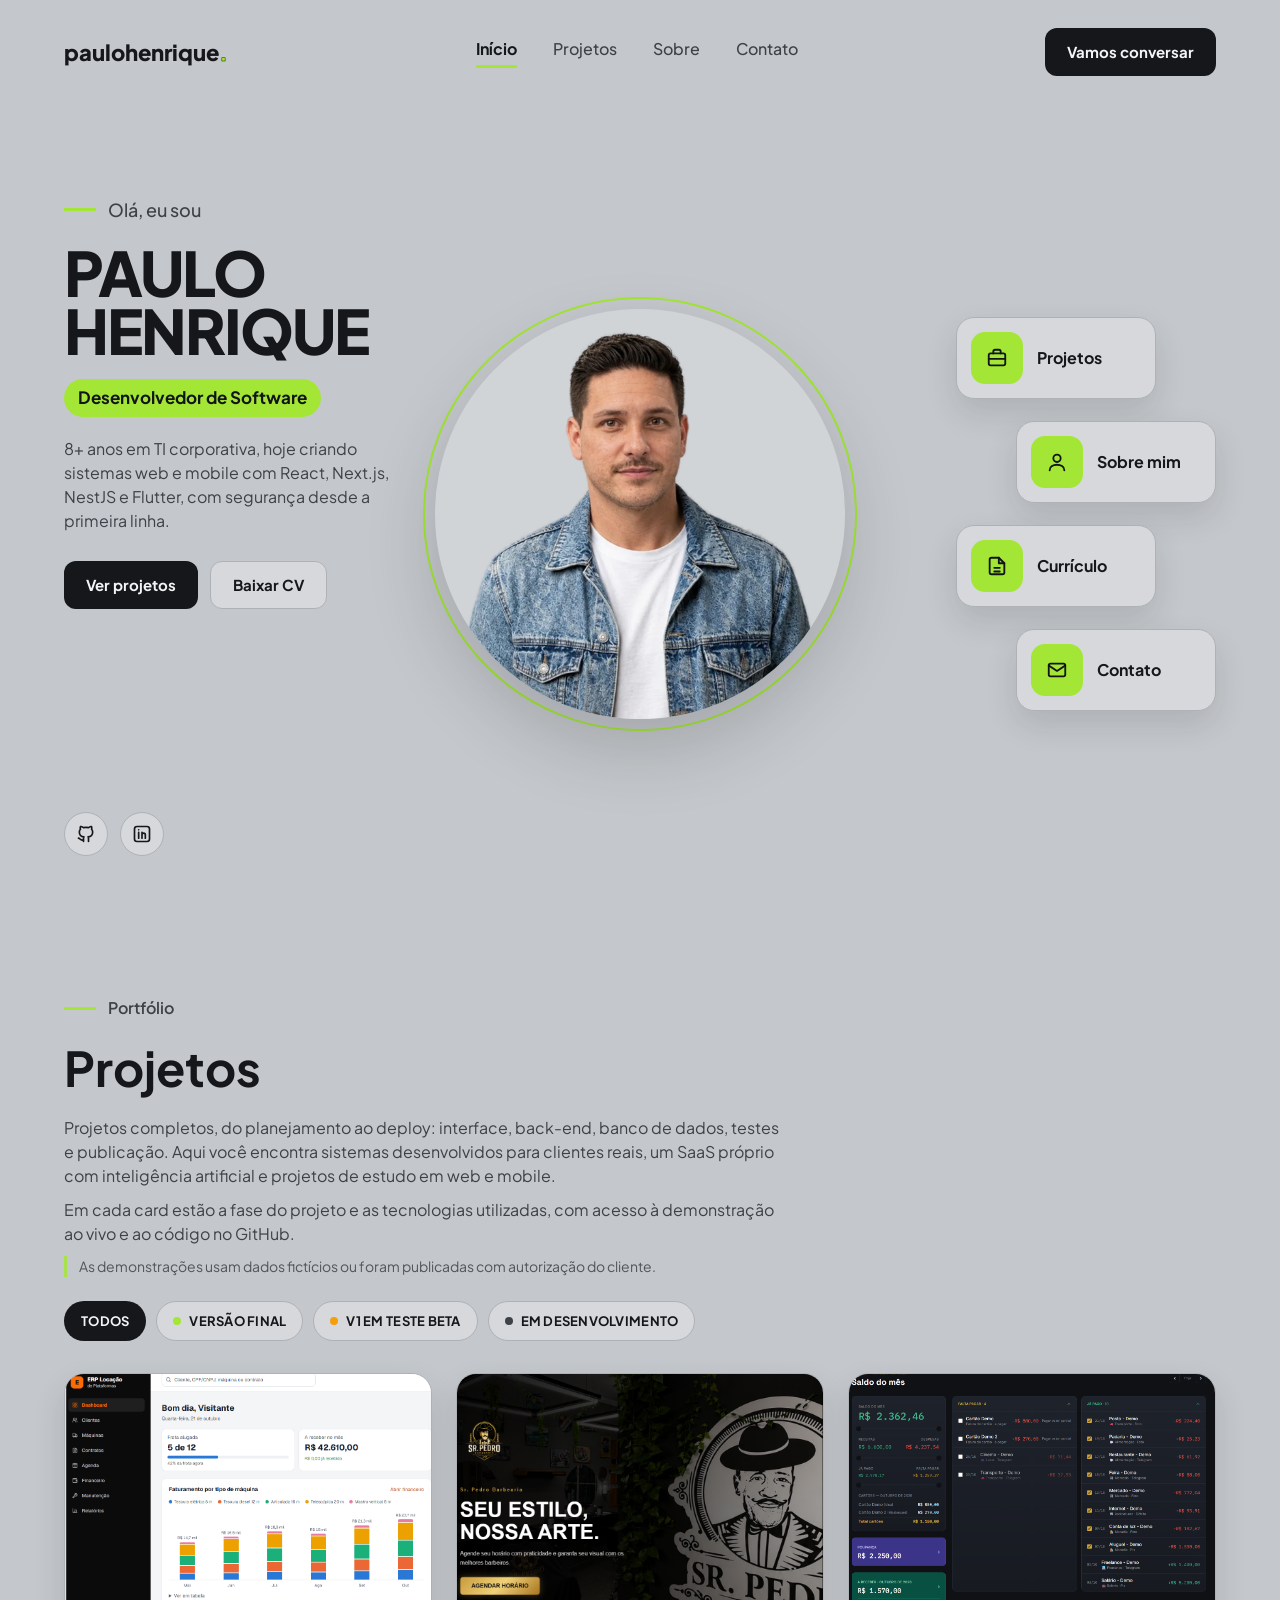
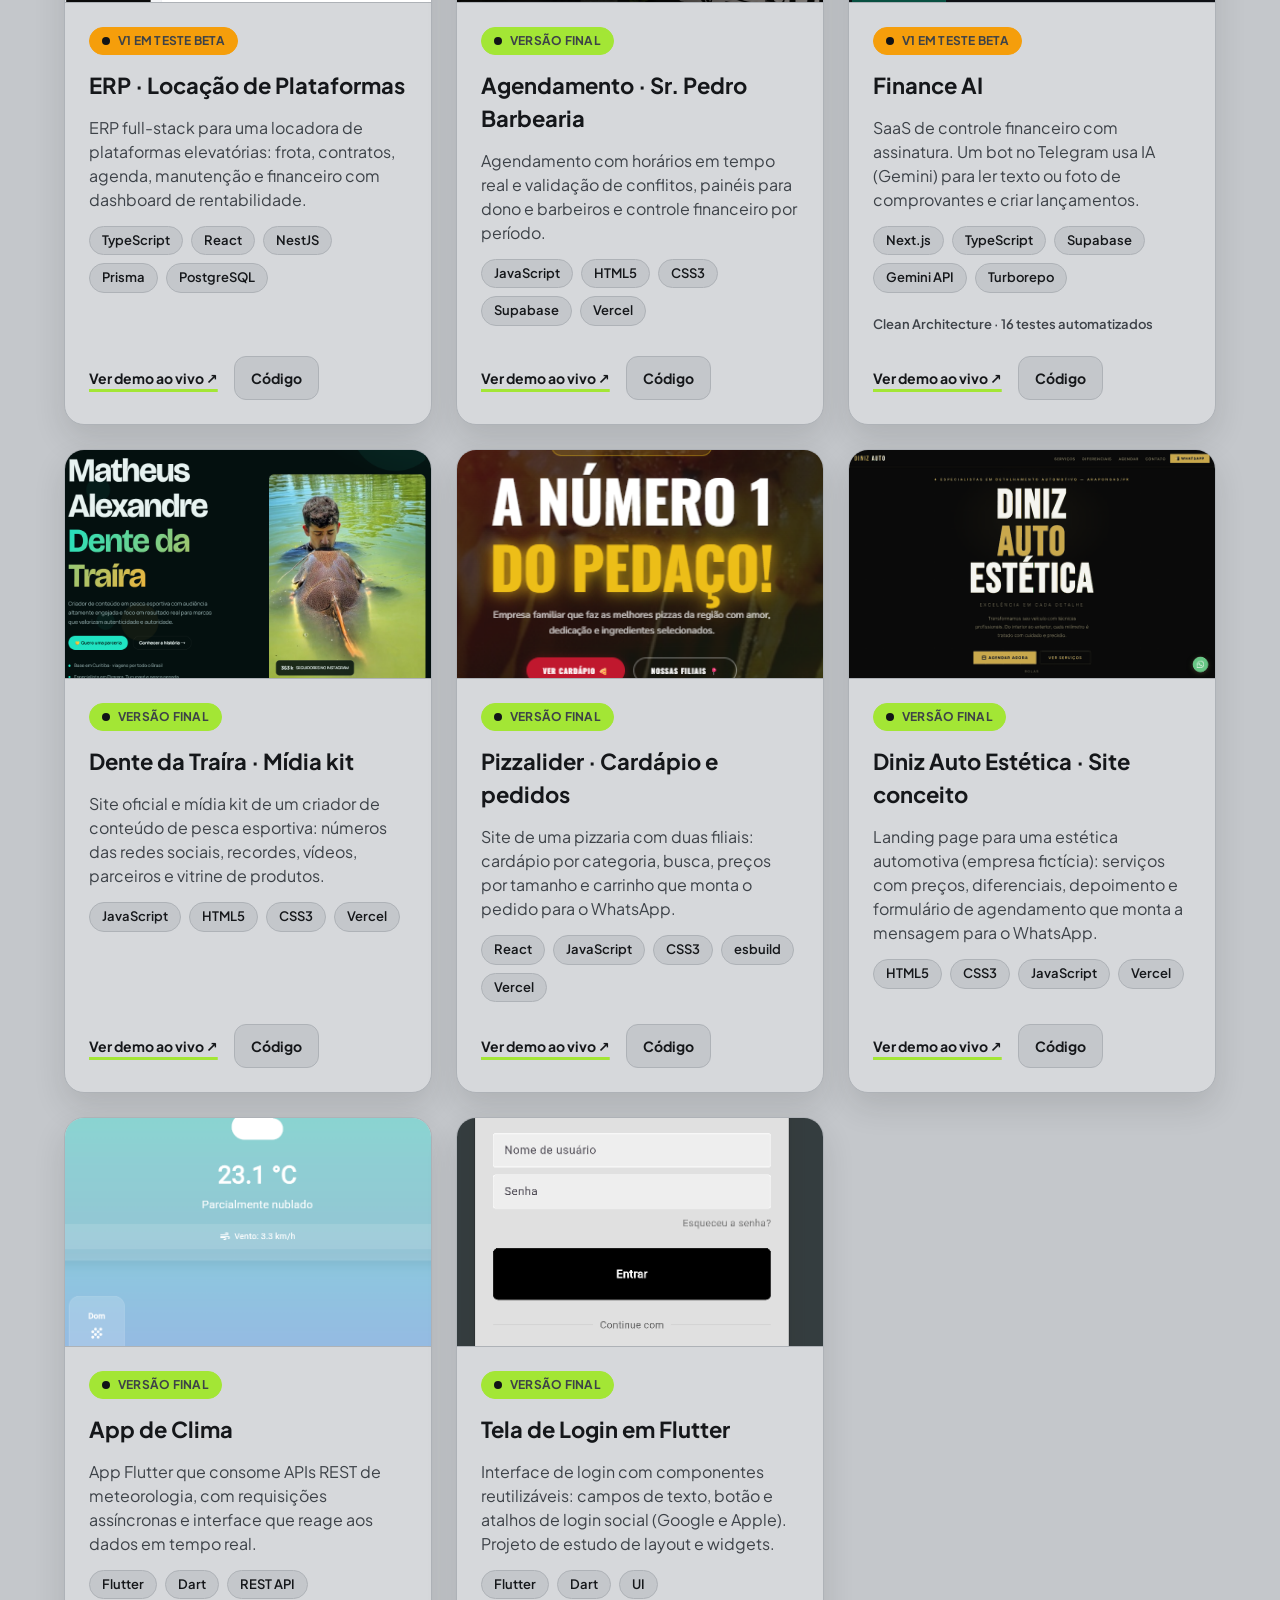
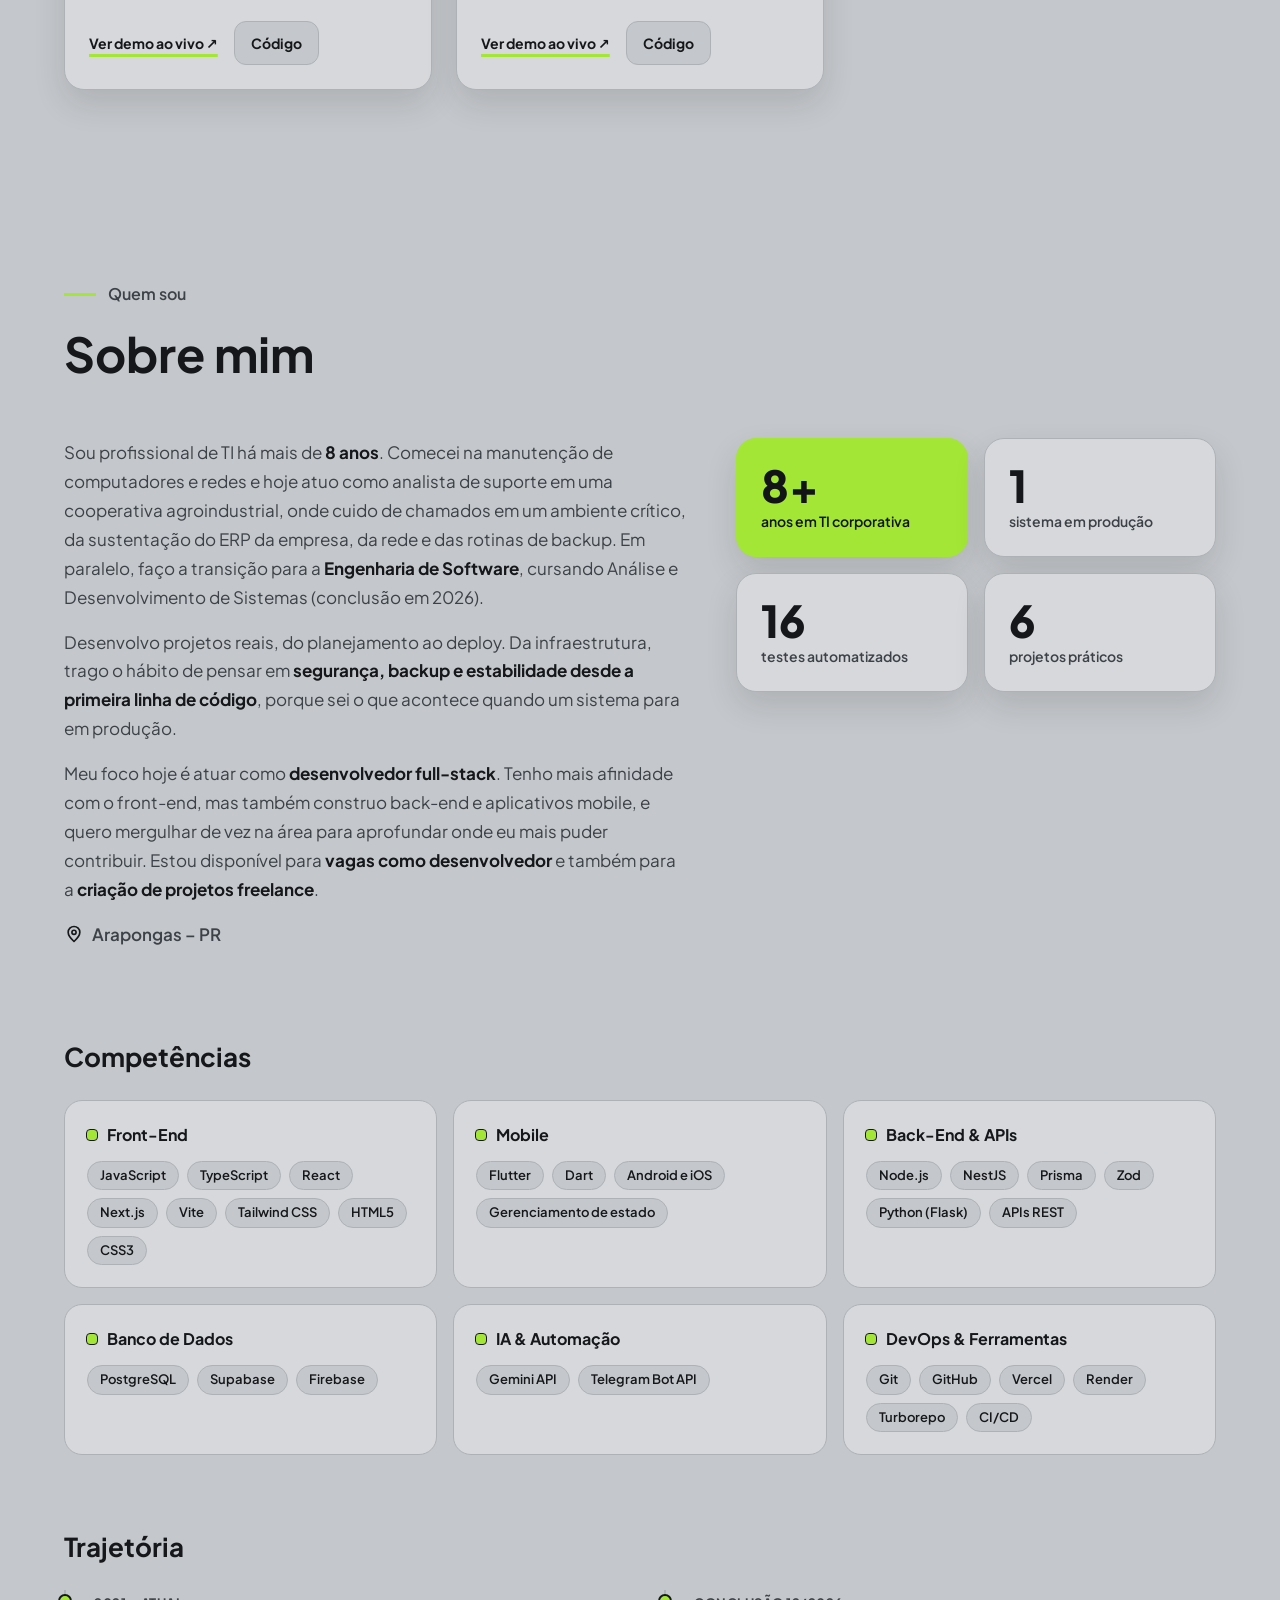
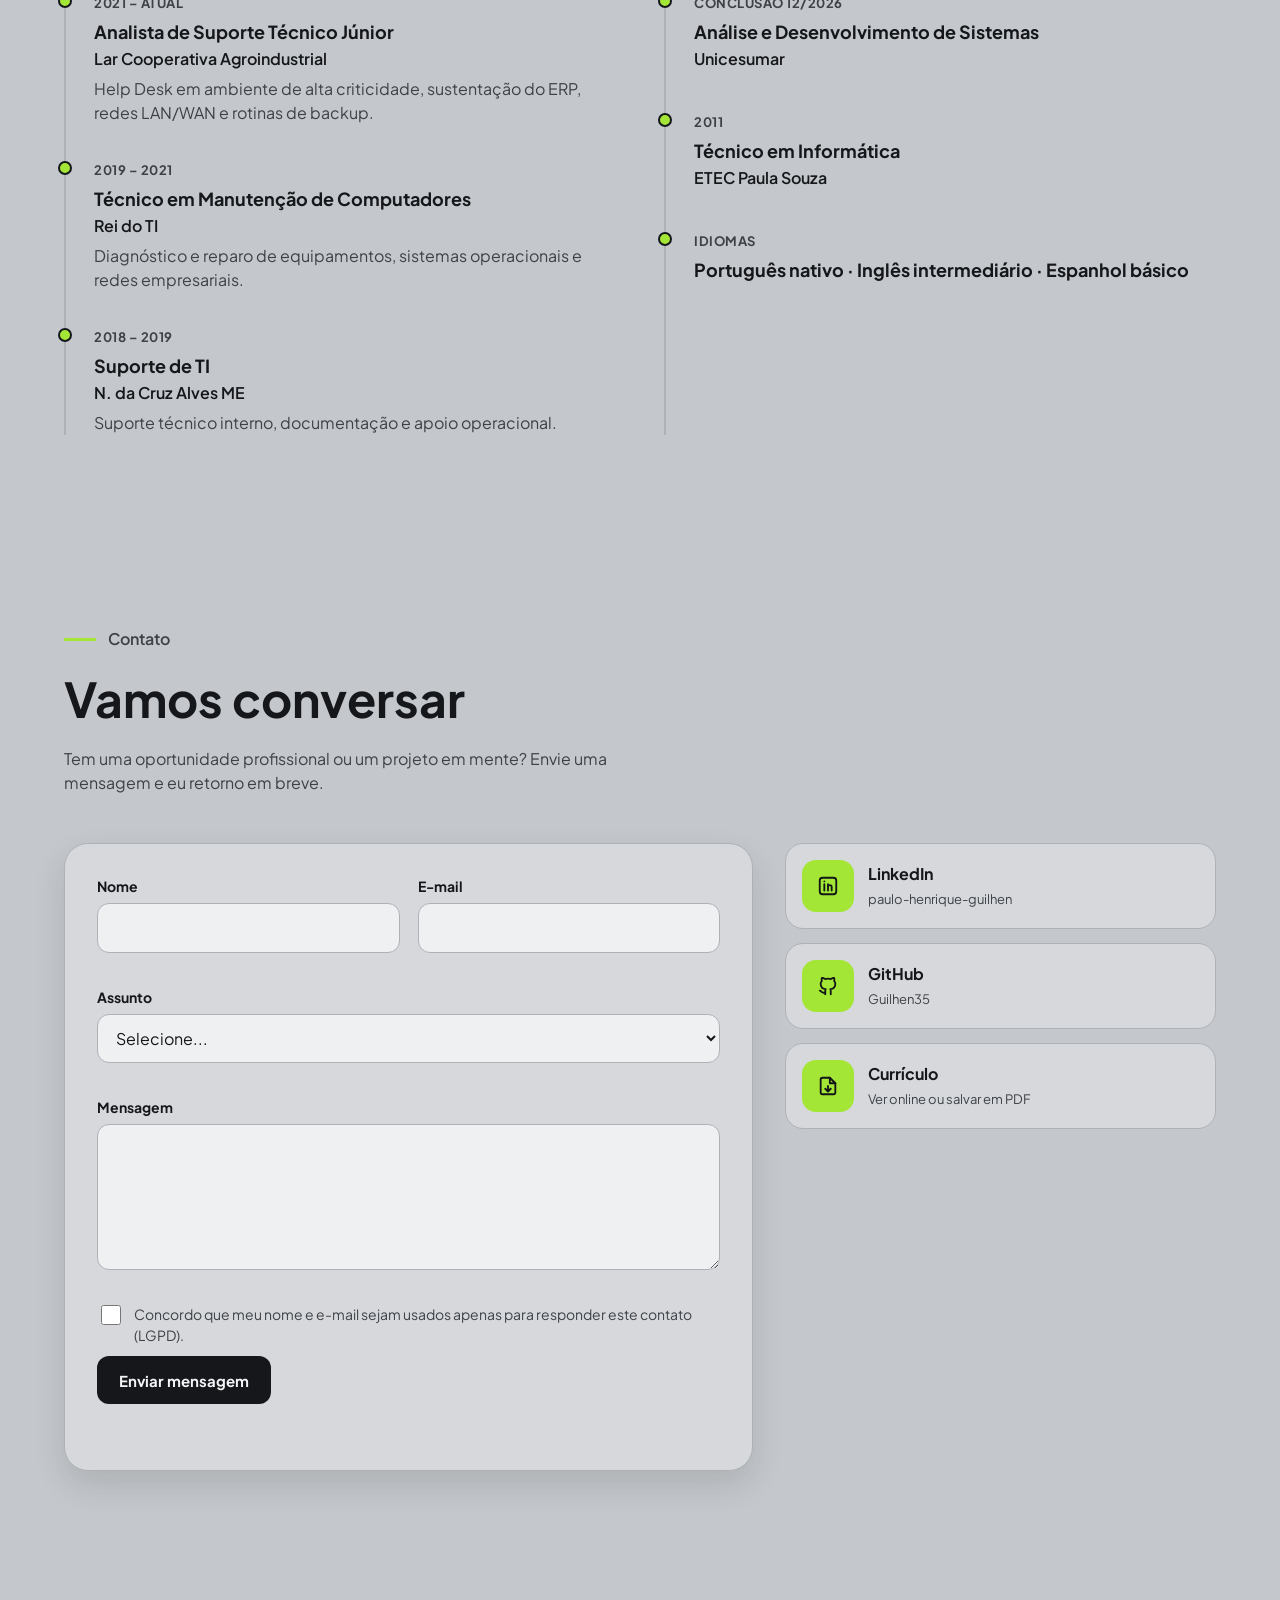
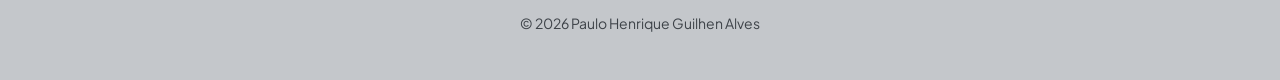
<file: index.html>
<!doctype html>
<html lang="pt-BR">
<head>
  <meta charset="utf-8">
  <meta name="viewport" content="width=device-width, initial-scale=1">
  <title>Paulo Henrique · Desenvolvedor de Software</title>
  <meta name="description" content="Portfólio de Paulo Henrique Guilhen Alves, desenvolvedor de software Front-End, Mobile e Full-Stack. Projetos, currículo e contato.">
  <meta name="theme-color" content="#C4C7CB">
  <meta name="referrer" content="strict-origin-when-cross-origin">

  <!-- Open Graph: prévia do link no WhatsApp/LinkedIn -->
  <meta property="og:type" content="website">
  <meta property="og:title" content="Paulo Henrique · Desenvolvedor de Software">
  <meta property="og:description" content="Front-End · Mobile · Full-Stack. Projetos reais, do código ao deploy.">
  <meta property="og:image" content="https://paulohenrique-dev.vercel.app/assets/img/og-image.png">
  <meta property="og:image:alt" content="Foto de Paulo Henrique, desenvolvedor de software">
  <meta property="og:url" content="https://paulohenrique-dev.vercel.app/">

  <link rel="icon" href="/assets/img/favicon.svg" type="image/svg+xml">
  <link rel="preload" href="/assets/fonts/plus-jakarta-sans-latin-wght-normal.woff2" as="font" type="font/woff2" crossorigin>
  <link rel="stylesheet" href="/assets/css/style.css?v=4">
  <script src="/assets/js/main.js?v=3" defer></script>
</head>
<body>
  <a class="skip-link" href="#conteudo">Pular para o conteúdo</a>

  <header class="topo">
    <a class="logo" href="#inicio">paulohenrique<span>.</span></a>

    <button class="menu-toggle" type="button" aria-expanded="false" aria-controls="menu" aria-label="Abrir menu">
      <svg viewBox="0 0 24 24" aria-hidden="true"><path d="M4 7h16M4 12h16M4 17h16"/></svg>
    </button>

    <nav id="menu" class="menu" aria-label="Menu principal">
      <a href="#inicio" aria-current="page">Início</a>
      <a href="#projetos">Projetos</a>
      <a href="#sobre">Sobre</a>
      <a href="#contato">Contato</a>
    </nav>

    <a class="btn btn--escuro topo__cta" href="#contato">Vamos conversar</a>
  </header>

  <main id="conteudo">
    <section id="inicio" class="hero" aria-labelledby="hero-titulo">
      <div class="hero__texto">
        <p class="hero__ola"><span aria-hidden="true"></span>Olá, eu sou</p>
        <h1 id="hero-titulo" class="hero__nome">Paulo<br>Henrique</h1>
        <p class="tag">Desenvolvedor de Software</p>
        <p class="hero__descricao">8+ anos em TI corporativa, hoje criando sistemas web e mobile com React, Next.js, NestJS e Flutter, com segurança desde a primeira linha.</p>
        <div class="hero__acoes">
          <a class="btn btn--escuro" href="#projetos">Ver projetos</a>
          <a class="btn btn--claro" href="/curriculo.html">Baixar CV</a>
        </div>
      </div>

      <div class="hero__foto">
        <div class="hero__moldura">
          <img src="/assets/img/foto.webp" alt="Foto de Paulo Henrique usando jaqueta jeans" width="605" height="900" fetchpriority="high">
        </div>
      </div>

      <nav class="atalhos" aria-label="Atalhos do portfólio">
        <a class="card" href="#projetos">
          <span class="card__icone" aria-hidden="true"><svg viewBox="0 0 24 24"><rect x="3" y="7" width="18" height="13" rx="2"/><path d="M8 7V5a2 2 0 0 1 2-2h4a2 2 0 0 1 2 2v2M3 13h18"/></svg></span>
          Projetos
        </a>
        <a class="card" href="#sobre">
          <span class="card__icone" aria-hidden="true"><svg viewBox="0 0 24 24"><circle cx="12" cy="8" r="4"/><path d="M4 21c0-4 4-6 8-6s8 2 8 6"/></svg></span>
          Sobre mim
        </a>
        <a class="card" href="/curriculo.html">
          <span class="card__icone" aria-hidden="true"><svg viewBox="0 0 24 24"><path d="M14 3H6a2 2 0 0 0-2 2v14a2 2 0 0 0 2 2h12a2 2 0 0 0 2-2V9z"/><path d="M14 3v6h6M9 14h6M9 18h6"/></svg></span>
          Currículo
        </a>
        <a class="card" href="#contato">
          <span class="card__icone" aria-hidden="true"><svg viewBox="0 0 24 24"><rect x="3" y="5" width="18" height="14" rx="2"/><path d="m3 7 9 6 9-6"/></svg></span>
          Contato
        </a>
      </nav>

      <div class="hero__social">
        <!-- rel="noopener noreferrer": a página aberta não controla a sua -->
        <a class="social" href="https://github.com/Guilhen35" target="_blank" rel="noopener noreferrer" aria-label="GitHub">
          <svg viewBox="0 0 24 24" aria-hidden="true"><path d="M9 19c-4 1.5-4-2-6-2m12 4v-3.5c0-1 .1-1.4-.5-2 2.8-.3 5.5-1.4 5.5-6a4.6 4.6 0 0 0-1.3-3.2 4.2 4.2 0 0 0-.1-3.2s-1.1-.3-3.5 1.3a12 12 0 0 0-6.2 0C6.5 2.8 5.4 3.1 5.4 3.1a4.2 4.2 0 0 0-.1 3.2A4.6 4.6 0 0 0 4 9.5c0 4.6 2.7 5.7 5.5 6-.6.6-.6 1.2-.5 2V21"/></svg>
        </a>
        <a class="social" href="https://www.linkedin.com/in/paulo-henrique-guilhen" target="_blank" rel="noopener noreferrer" aria-label="LinkedIn">
          <svg viewBox="0 0 24 24" aria-hidden="true"><rect x="3" y="3" width="18" height="18" rx="3"/><path d="M8 10v7M8 7v.01M12 17v-4a2 2 0 0 1 4 0v4M12 10v7"/></svg>
        </a>
      </div>
    </section>

    <section id="projetos" class="secao" aria-labelledby="projetos-titulo">
      <div class="secao__topo">
        <p class="secao__sobretitulo"><span aria-hidden="true"></span>Portfólio</p>
        <h2 id="projetos-titulo">Projetos</h2>
        <div class="secao__intro secao__intro--longa">
          <p>Projetos completos, do planejamento ao deploy: interface, back-end, banco de dados, testes e publicação. Aqui você encontra sistemas desenvolvidos para clientes reais, um SaaS próprio com inteligência artificial e projetos de estudo em web e mobile.</p>
          <p>Em cada card estão a fase do projeto e as tecnologias utilizadas, com acesso à demonstração ao vivo e ao código no GitHub.</p>
          <p class="secao__nota">As demonstrações usam dados fictícios ou foram publicadas com autorização do cliente.</p>
        </div>
      </div>

      <div class="filtros" role="group" aria-label="Filtrar projetos por fase" data-filtros hidden>
        <button type="button" class="filtro filtro--todos" data-fase="todos" aria-pressed="true">Todos</button>
        <button type="button" class="filtro filtro--final" data-fase="final" aria-pressed="false">Versão final</button>
        <button type="button" class="filtro filtro--beta" data-fase="beta" aria-pressed="false">V1 em teste beta</button>
        <button type="button" class="filtro filtro--dev" data-fase="dev" aria-pressed="false">Em desenvolvimento</button>
      </div>

      <p class="filtro-vazio" data-filtro-vazio role="status" hidden>Nenhum projeto nesta fase no momento.</p>

      <div class="projetos">
        <article class="projeto" data-fase="beta">
          <img class="projeto__imagem" src="/assets/img/projetos/erp-capa.png" alt="Dashboard do ERP de locação de plataformas" width="800" height="500" loading="lazy">
          <div class="projeto__corpo">
            <p class="status status--beta">V1 em teste beta</p>
            <h3><a class="projeto__link" href="https://erp-locacao-demo.vercel.app" target="_blank" rel="noopener noreferrer">ERP · Locação de Plataformas</a></h3>
            <p>ERP full-stack para uma locadora de plataformas elevatórias: frota, contratos, agenda, manutenção e financeiro com dashboard de rentabilidade.</p>
            <ul class="projeto__techs" aria-label="Tecnologias">
              <li>TypeScript</li><li>React</li><li>NestJS</li><li>Prisma</li><li>PostgreSQL</li>
            </ul>
            <div class="projeto__links">
              <span class="projeto__cta" aria-hidden="true">Ver demo ao vivo ↗</span>
              <a class="projeto__codigo" href="https://github.com/Guilhen35/erp-locacao-template" target="_blank" rel="noopener noreferrer">Código</a>
            </div>
          </div>
        </article>

        <article class="projeto" data-fase="final">
          <img class="projeto__imagem" src="/assets/img/projetos/barbearia-capa.png" alt="Tela inicial do site da Sr. Pedro Barbearia" width="800" height="500" loading="lazy">
          <div class="projeto__corpo">
            <p class="status status--final">Versão final</p>
            <h3><a class="projeto__link" href="https://barbearia-srpedro-demo.vercel.app" target="_blank" rel="noopener noreferrer">Agendamento · Sr. Pedro Barbearia</a></h3>
            <p>Agendamento com horários em tempo real e validação de conflitos, painéis para dono e barbeiros e controle financeiro por período.</p>
            <ul class="projeto__techs" aria-label="Tecnologias">
              <li>JavaScript</li><li>HTML5</li><li>CSS3</li><li>Supabase</li><li>Vercel</li>
            </ul>
            <div class="projeto__links">
              <span class="projeto__cta" aria-hidden="true">Ver demo ao vivo ↗</span>
              <a class="projeto__codigo" href="https://github.com/Guilhen35/barbearia-template" target="_blank" rel="noopener noreferrer">Código</a>
            </div>
          </div>
        </article>

        <article class="projeto" data-fase="beta">
          <img class="projeto__imagem" src="/assets/img/projetos/finance-capa.png" alt="Resumo do mês no Finance AI" width="800" height="500" loading="lazy">
          <div class="projeto__corpo">
            <p class="status status--beta">V1 em teste beta</p>
            <h3><a class="projeto__link" href="https://finance-ai-demo-green.vercel.app" target="_blank" rel="noopener noreferrer">Finance AI</a></h3>
            <p>SaaS de controle financeiro com assinatura. Um bot no Telegram usa IA (Gemini) para ler texto ou foto de comprovantes e criar lançamentos.</p>
            <ul class="projeto__techs" aria-label="Tecnologias">
              <li>Next.js</li><li>TypeScript</li><li>Supabase</li><li>Gemini API</li><li>Turborepo</li>
            </ul>
            <p class="projeto__nota">Clean Architecture · 16 testes automatizados</p>
            <div class="projeto__links">
              <span class="projeto__cta" aria-hidden="true">Ver demo ao vivo ↗</span>
              <a class="projeto__codigo" href="https://github.com/Guilhen35/finance-ai-template" target="_blank" rel="noopener noreferrer">Código</a>
            </div>
          </div>
        </article>



        <article class="projeto" data-fase="final">
          <img class="projeto__imagem" src="/assets/img/projetos/dentedatraira-capa.png" alt="Página inicial do site Dente da Traíra" width="800" height="500" loading="lazy">
          <div class="projeto__corpo">
            <p class="status status--final">Versão final</p>
            <h3><a class="projeto__link" href="https://dentedatraira-template.vercel.app" target="_blank" rel="noopener noreferrer">Dente da Traíra · Mídia kit</a></h3>
            <p>Site oficial e mídia kit de um criador de conteúdo de pesca esportiva: números das redes sociais, recordes, vídeos, parceiros e vitrine de produtos.</p>
            <ul class="projeto__techs" aria-label="Tecnologias">
              <li>JavaScript</li><li>HTML5</li><li>CSS3</li><li>Vercel</li>
            </ul>
            <div class="projeto__links">
              <span class="projeto__cta" aria-hidden="true">Ver demo ao vivo ↗</span>
              <a class="projeto__codigo" href="https://github.com/Guilhen35/dentedatraira-template" target="_blank" rel="noopener noreferrer">Código</a>
            </div>
          </div>
        </article>

        <article class="projeto" data-fase="final">
          <img class="projeto__imagem" src="/assets/img/projetos/pizzalider-capa.png" alt="Página inicial do site da Pizzalider" width="800" height="500" loading="lazy">
          <div class="projeto__corpo">
            <p class="status status--final">Versão final</p>
            <h3><a class="projeto__link" href="https://pizzalider-template-psi.vercel.app" target="_blank" rel="noopener noreferrer">Pizzalider · Cardápio e pedidos</a></h3>
            <p>Site de uma pizzaria com duas filiais: cardápio por categoria, busca, preços por tamanho e carrinho que monta o pedido para o WhatsApp.</p>
            <ul class="projeto__techs" aria-label="Tecnologias">
              <li>React</li><li>JavaScript</li><li>CSS3</li><li>esbuild</li><li>Vercel</li>
            </ul>
            <div class="projeto__links">
              <span class="projeto__cta" aria-hidden="true">Ver demo ao vivo ↗</span>
              <a class="projeto__codigo" href="https://github.com/Guilhen35/pizzalider-template" target="_blank" rel="noopener noreferrer">Código</a>
            </div>
          </div>
        </article>
        <article class="projeto" data-fase="final">
          <img class="projeto__imagem" src="/assets/img/projetos/diniz-capa.png" alt="Página inicial do site da Diniz Auto Estética" width="800" height="500" loading="lazy">
          <div class="projeto__corpo">
            <p class="status status--final">Versão final</p>
            <h3><a class="projeto__link" href="https://diniz-template.vercel.app" target="_blank" rel="noopener noreferrer">Diniz Auto Estética · Site conceito</a></h3>
            <p>Landing page para uma estética automotiva (empresa fictícia): serviços com preços, diferenciais, depoimento e formulário de agendamento que monta a mensagem para o WhatsApp.</p>
            <ul class="projeto__techs" aria-label="Tecnologias">
              <li>HTML5</li><li>CSS3</li><li>JavaScript</li><li>Vercel</li>
            </ul>
            <div class="projeto__links">
              <span class="projeto__cta" aria-hidden="true">Ver demo ao vivo ↗</span>
              <a class="projeto__codigo" href="https://github.com/Guilhen35/diniz-template" target="_blank" rel="noopener noreferrer">Código</a>
            </div>
          </div>
        </article>
        <article class="projeto" data-fase="final">
          <img class="projeto__imagem" src="/assets/img/projetos/clima-capa.png" alt="Tela do App de Clima com a previsão do tempo" width="800" height="500" loading="lazy">
          <div class="projeto__corpo">
            <p class="status status--final">Versão final</p>
            <h3><a class="projeto__link" href="https://app-clima-flutter.vercel.app" target="_blank" rel="noopener noreferrer">App de Clima</a></h3>
            <p>App Flutter que consome APIs REST de meteorologia, com requisições assíncronas e interface que reage aos dados em tempo real.</p>
            <ul class="projeto__techs" aria-label="Tecnologias">
              <li>Flutter</li><li>Dart</li><li>REST API</li>
            </ul>
            <div class="projeto__links">
              <span class="projeto__cta" aria-hidden="true">Ver demo ao vivo ↗</span>
              <a class="projeto__codigo" href="https://github.com/Guilhen35/app-tempo-flutter" target="_blank" rel="noopener noreferrer">Código</a>
            </div>
          </div>
        </article>
        <article class="projeto" data-fase="final">
          <img class="projeto__imagem" src="/assets/img/projetos/login-capa.png" alt="Tela de login feita em Flutter" width="800" height="500" loading="lazy">
          <div class="projeto__corpo">
            <p class="status status--final">Versão final</p>
            <h3><a class="projeto__link" href="https://tela-login-flutter.vercel.app" target="_blank" rel="noopener noreferrer">Tela de Login em Flutter</a></h3>
            <p>Interface de login com componentes reutilizáveis: campos de texto, botão e atalhos de login social (Google e Apple). Projeto de estudo de layout e widgets.</p>
            <ul class="projeto__techs" aria-label="Tecnologias">
              <li>Flutter</li><li>Dart</li><li>UI</li>
            </ul>
            <div class="projeto__links">
              <span class="projeto__cta" aria-hidden="true">Ver demo ao vivo ↗</span>
              <a class="projeto__codigo" href="https://github.com/Guilhen35/login_page" target="_blank" rel="noopener noreferrer">Código</a>
            </div>
          </div>
        </article>
      </div>
    </section>

    <section id="sobre" class="secao" aria-labelledby="sobre-titulo">
      <div class="secao__topo">
        <p class="secao__sobretitulo"><span aria-hidden="true"></span>Quem sou</p>
        <h2 id="sobre-titulo">Sobre mim</h2>
      </div>

      <div class="sobre">
        <div class="sobre__texto">
          <p>Sou profissional de TI há mais de <strong>8 anos</strong>. Comecei na manutenção de computadores e redes e hoje atuo como analista de suporte em uma cooperativa agroindustrial, onde cuido de chamados em um ambiente crítico, da sustentação do ERP da empresa, da rede e das rotinas de backup. Em paralelo, faço a transição para a <strong>Engenharia de Software</strong>, cursando Análise e Desenvolvimento de Sistemas (conclusão em 2026).</p>
          <p>Desenvolvo projetos reais, do planejamento ao deploy. Da infraestrutura, trago o hábito de pensar em <strong>segurança, backup e estabilidade desde a primeira linha de código</strong>, porque sei o que acontece quando um sistema para em produção.</p>
          <p>Meu foco hoje é atuar como <strong>desenvolvedor full-stack</strong>. Tenho mais afinidade com o front-end, mas também construo back-end e aplicativos mobile, e quero mergulhar de vez na área para aprofundar onde eu mais puder contribuir. Estou disponível para <strong>vagas como desenvolvedor</strong> e também para a <strong>criação de projetos freelance</strong>.</p>
          <p class="sobre__local">
            <svg viewBox="0 0 24 24" aria-hidden="true"><path d="M12 21s-7-6.2-7-11a7 7 0 0 1 14 0c0 4.8-7 11-7 11z"/><circle cx="12" cy="10" r="2.5"/></svg>
            Arapongas – PR
          </p>
        </div>

        <ul class="numeros" aria-label="Números de destaque">
          <li><strong>8+</strong><span>anos em TI corporativa</span></li>
          <li><strong>1</strong><span>sistema em produção</span></li>
          <li><strong>16</strong><span>testes automatizados</span></li>
          <li><strong>6</strong><span>projetos práticos</span></li>
        </ul>
      </div>

      <h3 class="sobre__subtitulo">Competências</h3>
      <div class="competencias">
        <div class="competencia">
          <h4>Front-End</h4>
          <ul><li>JavaScript</li><li>TypeScript</li><li>React</li><li>Next.js</li><li>Vite</li><li>Tailwind CSS</li><li>HTML5</li><li>CSS3</li></ul>
        </div>
        <div class="competencia">
          <h4>Mobile</h4>
          <ul><li>Flutter</li><li>Dart</li><li>Android e iOS</li><li>Gerenciamento de estado</li></ul>
        </div>
        <div class="competencia">
          <h4>Back-End &amp; APIs</h4>
          <ul><li>Node.js</li><li>NestJS</li><li>Prisma</li><li>Zod</li><li>Python (Flask)</li><li>APIs REST</li></ul>
        </div>
        <div class="competencia">
          <h4>Banco de Dados</h4>
          <ul><li>PostgreSQL</li><li>Supabase</li><li>Firebase</li></ul>
        </div>
        <div class="competencia">
          <h4>IA &amp; Automação</h4>
          <ul><li>Gemini API</li><li>Telegram Bot API</li></ul>
        </div>
        <div class="competencia">
          <h4>DevOps &amp; Ferramentas</h4>
          <ul><li>Git</li><li>GitHub</li><li>Vercel</li><li>Render</li><li>Turborepo</li><li>CI/CD</li></ul>
        </div>
      </div>

      <h3 class="sobre__subtitulo">Trajetória</h3>
      <div class="trajetoria">
        <ol class="linha" aria-label="Experiência profissional">
          <li>
            <span class="linha__periodo">2021 – atual</span>
            <h4>Analista de Suporte Técnico Júnior</h4>
            <p class="linha__local">Lar Cooperativa Agroindustrial</p>
            <p>Help Desk em ambiente de alta criticidade, sustentação do ERP, redes LAN/WAN e rotinas de backup.</p>
          </li>
          <li>
            <span class="linha__periodo">2019 – 2021</span>
            <h4>Técnico em Manutenção de Computadores</h4>
            <p class="linha__local">Rei do TI</p>
            <p>Diagnóstico e reparo de equipamentos, sistemas operacionais e redes empresariais.</p>
          </li>
          <li>
            <span class="linha__periodo">2018 – 2019</span>
            <h4>Suporte de TI</h4>
            <p class="linha__local">N. da Cruz Alves ME</p>
            <p>Suporte técnico interno, documentação e apoio operacional.</p>
          </li>
        </ol>

        <ol class="linha" aria-label="Formação">
          <li>
            <span class="linha__periodo">Conclusão 12/2026</span>
            <h4>Análise e Desenvolvimento de Sistemas</h4>
            <p class="linha__local">Unicesumar</p>
          </li>
          <li>
            <span class="linha__periodo">2011</span>
            <h4>Técnico em Informática</h4>
            <p class="linha__local">ETEC Paula Souza</p>
          </li>
          <li>
            <span class="linha__periodo">Idiomas</span>
            <h4>Português nativo · Inglês intermediário · Espanhol básico</h4>
          </li>
        </ol>
      </div>
    </section>

    <section id="contato" class="secao" aria-labelledby="contato-titulo">
      <div class="secao__topo">
        <p class="secao__sobretitulo"><span aria-hidden="true"></span>Contato</p>
        <h2 id="contato-titulo">Vamos conversar</h2>
        <p class="secao__intro">Tem uma oportunidade profissional ou um projeto em mente? Envie uma mensagem e eu retorno em breve.</p>
      </div>

      <div class="contato">
        <!-- Formspree: troque mrpewowq pelo ID do seu formulário -->
        <form class="form" action="https://formspree.io/f/mrpewowq" method="POST" data-form-contato novalidate>
          <div class="form__linha">
            <div class="campo">
              <label for="nome">Nome</label>
              <input id="nome" name="nome" type="text" autocomplete="name" required minlength="2" maxlength="80">
            </div>
            <div class="campo">
              <label for="email">E-mail</label>
              <input id="email" name="email" type="email" autocomplete="email" required maxlength="120">
            </div>
          </div>

          <div class="campo">
            <label for="assunto">Assunto</label>
            <select id="assunto" name="assunto" required>
              <option value="">Selecione...</option>
              <option>Oportunidade de emprego</option>
              <option>Projeto freelance</option>
              <option>Outro assunto</option>
            </select>
          </div>

          <div class="campo">
            <label for="mensagem">Mensagem</label>
            <textarea id="mensagem" name="mensagem" rows="5" required minlength="10" maxlength="2000"></textarea>
          </div>

          <!-- Honeypot: invisível para pessoas; robôs preenchem e a mensagem é descartada -->
          <div class="campo-armadilha" aria-hidden="true">
            <label for="_gotcha">Não preencha este campo</label>
            <input id="_gotcha" name="_gotcha" type="text" tabindex="-1" autocomplete="off">
          </div>

          <label class="consentimento">
            <input type="checkbox" name="consentimento" required>
            <span>Concordo que meu nome e e-mail sejam usados apenas para responder este contato (LGPD).</span>
          </label>

          <button class="btn btn--escuro form__enviar" type="submit">Enviar mensagem</button>
          <p class="form__status" role="status" aria-live="polite"></p>
        </form>

        <aside class="contato__canais" aria-label="Outros canais">
          <a class="canal" href="https://www.linkedin.com/in/paulo-henrique-guilhen" target="_blank" rel="noopener noreferrer">
            <span class="card__icone" aria-hidden="true"><svg viewBox="0 0 24 24"><rect x="3" y="3" width="18" height="18" rx="3"/><path d="M8 10v7M8 7v.01M12 17v-4a2 2 0 0 1 4 0v4M12 10v7"/></svg></span>
            <span><strong>LinkedIn</strong><small>paulo-henrique-guilhen</small></span>
          </a>
          <a class="canal" href="https://github.com/Guilhen35" target="_blank" rel="noopener noreferrer">
            <span class="card__icone" aria-hidden="true"><svg viewBox="0 0 24 24"><path d="M9 19c-4 1.5-4-2-6-2m12 4v-3.5c0-1 .1-1.4-.5-2 2.8-.3 5.5-1.4 5.5-6a4.6 4.6 0 0 0-1.3-3.2 4.2 4.2 0 0 0-.1-3.2s-1.1-.3-3.5 1.3a12 12 0 0 0-6.2 0C6.5 2.8 5.4 3.1 5.4 3.1a4.2 4.2 0 0 0-.1 3.2A4.6 4.6 0 0 0 4 9.5c0 4.6 2.7 5.7 5.5 6-.6.6-.6 1.2-.5 2V21"/></svg></span>
            <span><strong>GitHub</strong><small>Guilhen35</small></span>
          </a>
          <a class="canal" href="/curriculo.html">
            <span class="card__icone" aria-hidden="true"><svg viewBox="0 0 24 24"><path d="M14 3H6a2 2 0 0 0-2 2v14a2 2 0 0 0 2 2h12a2 2 0 0 0 2-2V9z"/><path d="M14 3v6h6M12 12v6M9 15l3 3 3-3"/></svg></span>
            <span><strong>Currículo</strong><small>Ver online ou salvar em PDF</small></span>
          </a>
        </aside>
      </div>
    </section>
  </main>

  <footer class="rodape">
    <p>© <span data-ano></span> Paulo Henrique Guilhen Alves</p>
  </footer>
</body>
</html>
</file>
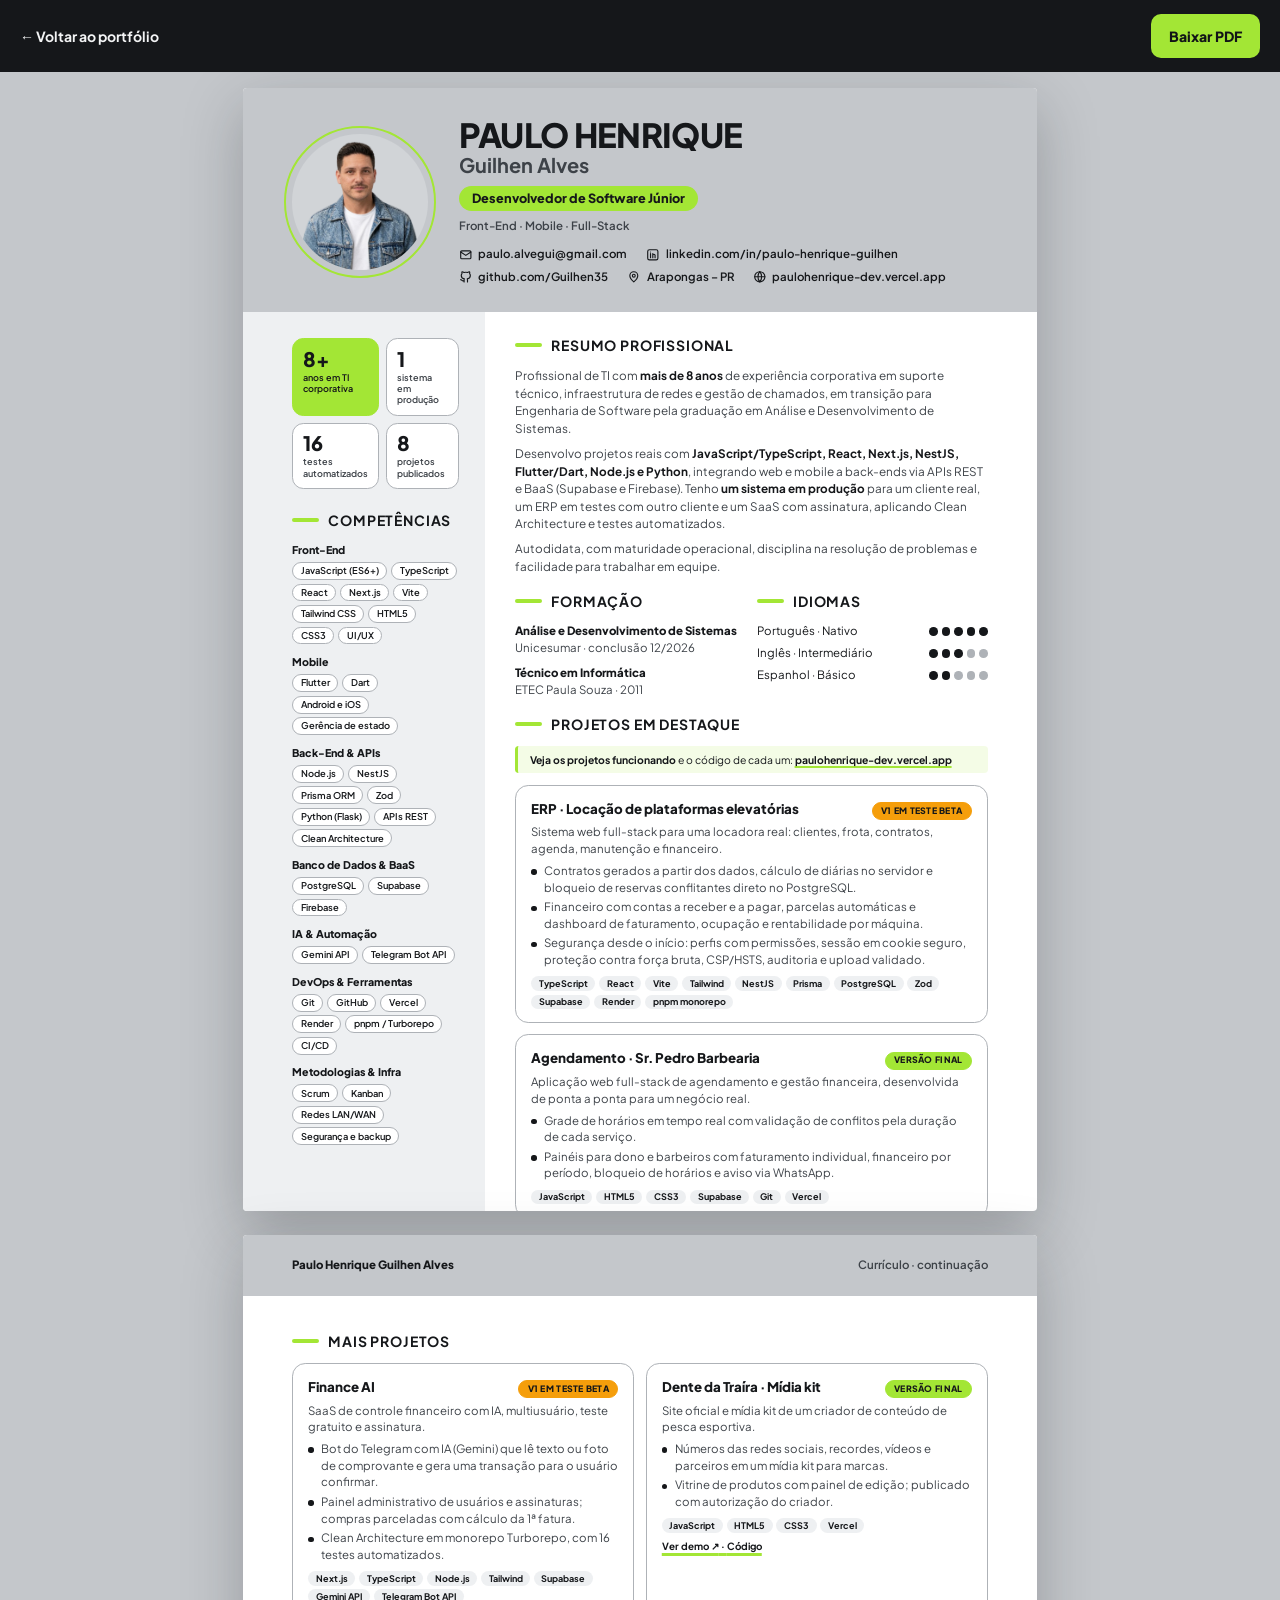
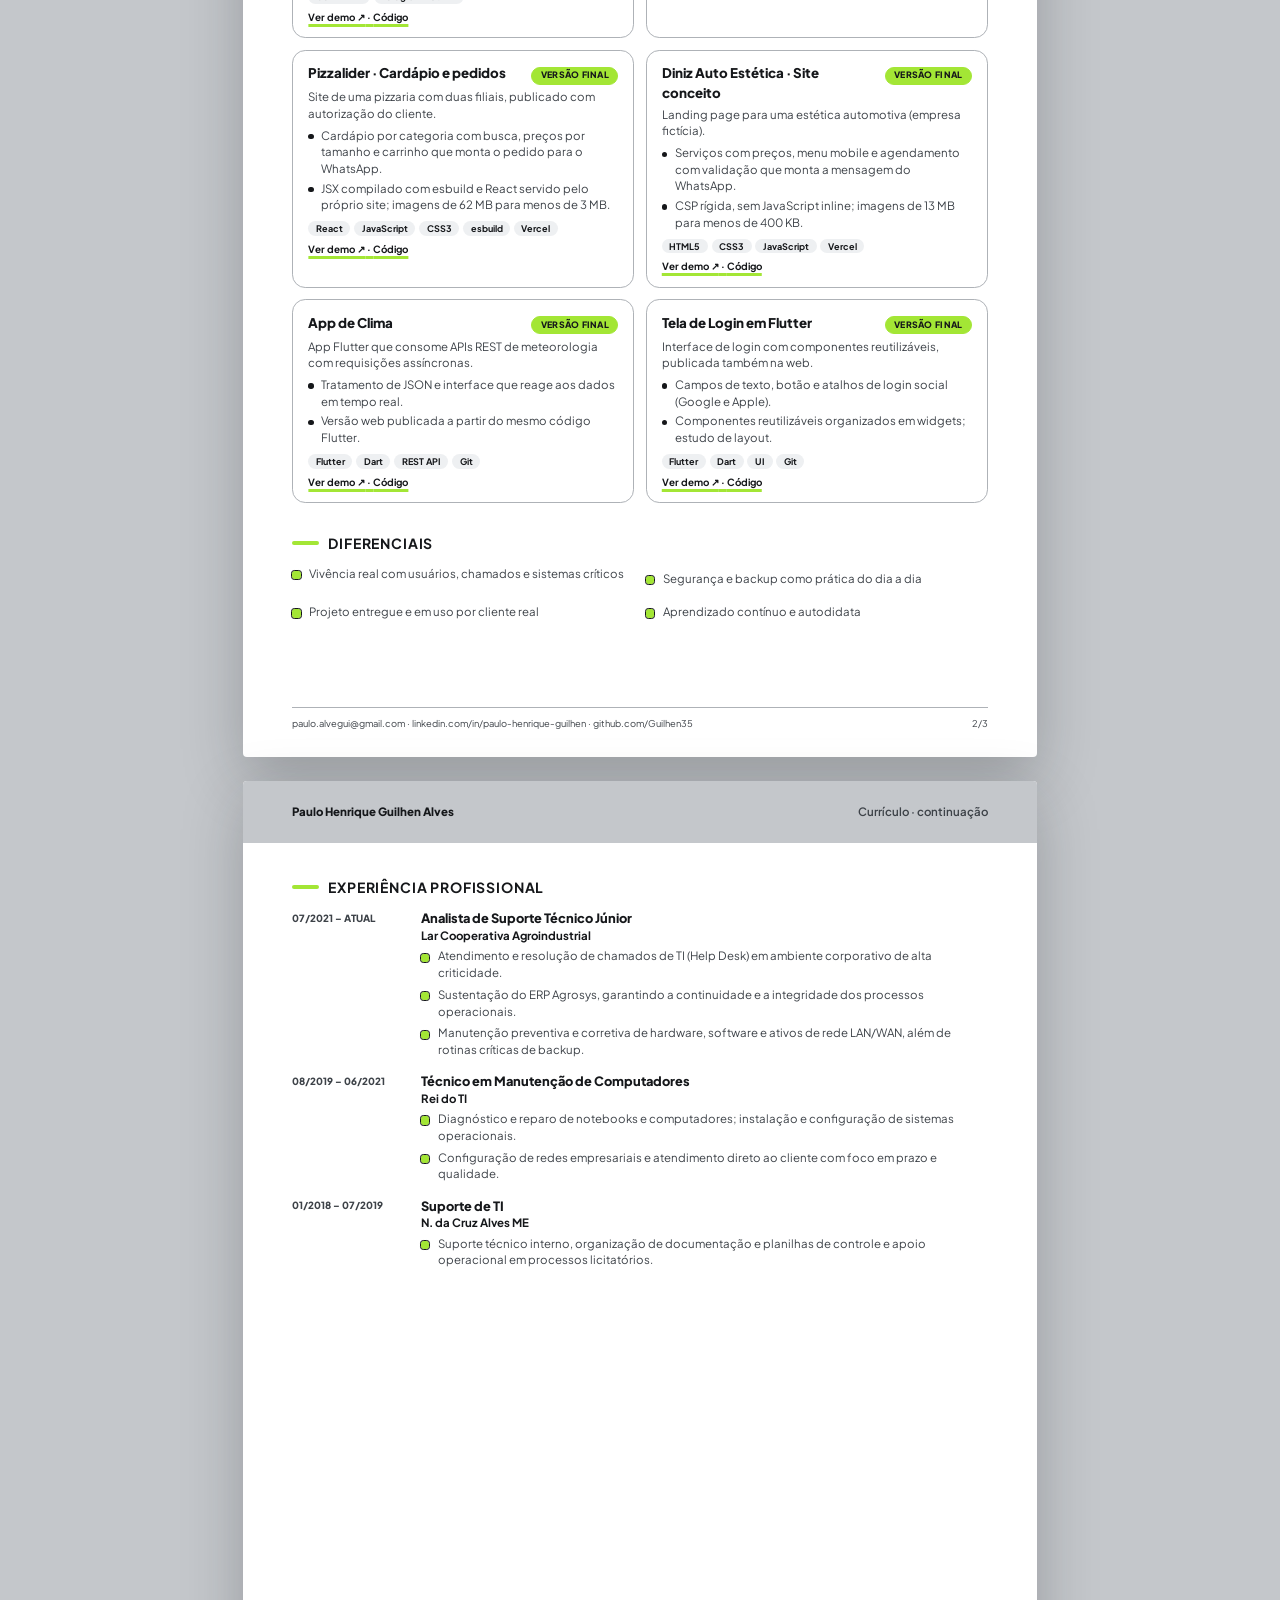
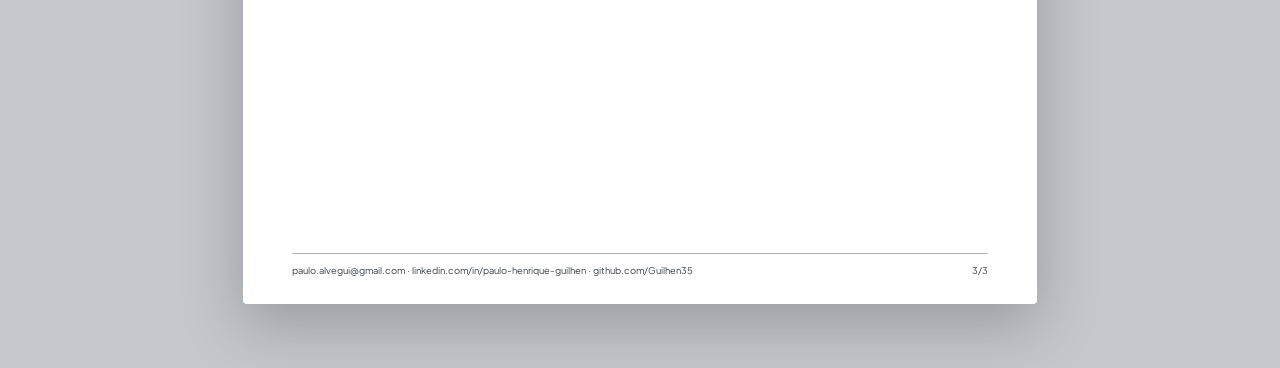
<file: curriculo.html>
<!doctype html>
<html lang="pt-BR">
<head>
  <meta charset="utf-8">
  <meta name="viewport" content="width=860">
  <title>Currículo · Paulo Henrique Guilhen Alves</title>
  <meta name="description" content="Currículo de Paulo Henrique Guilhen Alves, desenvolvedor de software Front-End, Mobile e Full-Stack.">
  <meta name="robots" content="noindex">
  <link rel="icon" href="/assets/img/favicon.svg" type="image/svg+xml">
  <link rel="stylesheet" href="/assets/css/curriculo.css?v=4">
</head>
<body>
<nav class="barra-cv" aria-label="Ações do currículo">
  <a href="/">← Voltar ao portfólio</a>
  <a href="/curriculo.pdf" download="Curriculo-Paulo-Henrique.pdf">Baixar PDF</a>
</nav>

<section class="pagina">
  <header class="topo">
    <div class="foto"><img src="/assets/img/foto.webp" alt=""></div>
    <div>
      <h1 class="nome">Paulo Henrique<span>Guilhen Alves</span></h1>
      <p class="tag">Desenvolvedor de Software Júnior</p>
      <p class="sub">Front-End · Mobile · Full-Stack</p>
      <ul class="contatos">
        <li><svg viewBox="0 0 24 24"><rect x="3" y="5" width="18" height="14" rx="2"/><path d="m3 7 9 6 9-6"/></svg>paulo.alvegui@gmail.com</li>
        <li><svg viewBox="0 0 24 24"><rect x="3" y="3" width="18" height="18" rx="3"/><path d="M8 10v7M8 7v.01M12 17v-4a2 2 0 0 1 4 0v4M12 10v7"/></svg><a href="https://www.linkedin.com/in/paulo-henrique-guilhen">linkedin.com/in/paulo-henrique-guilhen</a></li>
        <li><svg viewBox="0 0 24 24"><path d="M9 19c-4 1.5-4-2-6-2m12 4v-3.5c0-1 .1-1.4-.5-2 2.8-.3 5.5-1.4 5.5-6a4.6 4.6 0 0 0-1.3-3.2 4.2 4.2 0 0 0-.1-3.2s-1.1-.3-3.5 1.3a12 12 0 0 0-6.2 0C6.5 2.8 5.4 3.1 5.4 3.1a4.2 4.2 0 0 0-.1 3.2A4.6 4.6 0 0 0 4 9.5c0 4.6 2.7 5.7 5.5 6-.6.6-.6 1.2-.5 2V21"/></svg><a href="https://github.com/Guilhen35">github.com/Guilhen35</a></li>
        <li><svg viewBox="0 0 24 24"><path d="M12 21s-7-6.2-7-11a7 7 0 0 1 14 0c0 4.8-7 11-7 11z"/><circle cx="12" cy="10" r="2.5"/></svg>Arapongas – PR</li>
        <li><svg viewBox="0 0 24 24"><circle cx="12" cy="12" r="9"/><path d="M3 12h18M12 3a14 14 0 0 1 0 18M12 3a14 14 0 0 0 0 18"/></svg><a href="https://paulohenrique-dev.vercel.app">paulohenrique-dev.vercel.app</a></li>
      </ul>
    </div>
  </header>

  <div class="corpo">
    <aside class="lateral">
      <ul class="numeros">
        <li><strong>8+</strong><span>anos em TI corporativa</span></li>
        <li><strong>1</strong><span>sistema em produção</span></li>
        <li><strong>16</strong><span>testes automatizados</span></li>
        <li><strong>8</strong><span>projetos publicados</span></li>
      </ul>

      <div>
        <h2>Competências</h2>
        <div class="grupo"><h3>Front-End</h3><ul class="chips"><li>JavaScript (ES6+)</li><li>TypeScript</li><li>React</li><li>Next.js</li><li>Vite</li><li>Tailwind CSS</li><li>HTML5</li><li>CSS3</li><li>UI/UX</li></ul></div>
        <div class="grupo"><h3>Mobile</h3><ul class="chips"><li>Flutter</li><li>Dart</li><li>Android e iOS</li><li>Gerência de estado</li></ul></div>
        <div class="grupo"><h3>Back-End &amp; APIs</h3><ul class="chips"><li>Node.js</li><li>NestJS</li><li>Prisma ORM</li><li>Zod</li><li>Python (Flask)</li><li>APIs REST</li><li>Clean Architecture</li></ul></div>
        <div class="grupo"><h3>Banco de Dados &amp; BaaS</h3><ul class="chips"><li>PostgreSQL</li><li>Supabase</li><li>Firebase</li></ul></div>
        <div class="grupo"><h3>IA &amp; Automação</h3><ul class="chips"><li>Gemini API</li><li>Telegram Bot API</li></ul></div>
        <div class="grupo"><h3>DevOps &amp; Ferramentas</h3><ul class="chips"><li>Git</li><li>GitHub</li><li>Vercel</li><li>Render</li><li>pnpm / Turborepo</li><li>CI/CD</li></ul></div>
        <div class="grupo"><h3>Metodologias &amp; Infra</h3><ul class="chips"><li>Scrum</li><li>Kanban</li><li>Redes LAN/WAN</li><li>Segurança e backup</li></ul></div>
      </div>

    </aside>

    <main class="principal">
      <div>
        <h2>Resumo profissional</h2>
        <p class="resumo">Profissional de TI com <strong>mais de 8 anos</strong> de experiência corporativa em suporte técnico, infraestrutura de redes e gestão de chamados, em transição para Engenharia de Software pela graduação em Análise e Desenvolvimento de Sistemas.</p>
        <p class="resumo">Desenvolvo projetos reais com <strong>JavaScript/TypeScript, React, Next.js, NestJS, Flutter/Dart, Node.js e Python</strong>, integrando web e mobile a back-ends via APIs REST e BaaS (Supabase e Firebase). Tenho <strong>um sistema em produção</strong> para um cliente real, um ERP em testes com outro cliente e um SaaS com assinatura, aplicando Clean Architecture e testes automatizados.</p>
        <p class="resumo">Autodidata, com maturidade operacional, disciplina na resolução de problemas e facilidade para trabalhar em equipe.</p>
      </div>

      <div class="grade2">
        <div>
        <h2>Formação</h2>
        <div class="item"><h3>Análise e Desenvolvimento de Sistemas</h3><p>Unicesumar · conclusão 12/2026</p></div>
        <div class="item"><h3>Técnico em Informática</h3><p>ETEC Paula Souza · 2011</p></div>
      </div>

        <div>
        <h2>Idiomas</h2>
        <div class="idioma"><span>Português · Nativo</span><span class="pontos"><i class="on"></i><i class="on"></i><i class="on"></i><i class="on"></i><i class="on"></i></span></div>
        <div class="idioma"><span>Inglês · Intermediário</span><span class="pontos"><i class="on"></i><i class="on"></i><i class="on"></i><i></i><i></i></span></div>
        <div class="idioma"><span>Espanhol · Básico</span><span class="pontos"><i class="on"></i><i class="on"></i><i></i><i></i><i></i></span></div>
      </div>
      </div>

      <div>
        <h2>Projetos em destaque</h2>
        <a class="chamada" href="https://paulohenrique-dev.vercel.app/#projetos"><strong>Veja os projetos funcionando</strong> e o código de cada um: <span>paulohenrique-dev.vercel.app</span></a>
        <article class="projeto">
          <div class="projeto__topo"><h3>ERP · Locação de plataformas elevatórias</h3><span class="status laranja">V1 em teste beta</span></div>
          <p class="desc">Sistema web full-stack para uma locadora real: clientes, frota, contratos, agenda, manutenção e financeiro.</p>
          <ul class="pontos-txt">
            <li>Contratos gerados a partir dos dados, cálculo de diárias no servidor e bloqueio de reservas conflitantes direto no PostgreSQL.</li>
            <li>Financeiro com contas a receber e a pagar, parcelas automáticas e dashboard de faturamento, ocupação e rentabilidade por máquina.</li>
            <li>Segurança desde o início: perfis com permissões, sessão em cookie seguro, proteção contra força bruta, CSP/HSTS, auditoria e upload validado.</li>
          </ul>
          <ul class="techs"><li>TypeScript</li><li>React</li><li>Vite</li><li>Tailwind</li><li>NestJS</li><li>Prisma</li><li>PostgreSQL</li><li>Zod</li><li>Supabase</li><li>Render</li><li>pnpm monorepo</li></ul>
        </article>
        <article class="projeto">
          <div class="projeto__topo"><h3>Agendamento · Sr. Pedro Barbearia</h3><span class="status verde">Versão final</span></div>
          <p class="desc">Aplicação web full-stack de agendamento e gestão financeira, desenvolvida de ponta a ponta para um negócio real.</p>
          <ul class="pontos-txt">
            <li>Grade de horários em tempo real com validação de conflitos pela duração de cada serviço.</li>
            <li>Painéis para dono e barbeiros com faturamento individual, financeiro por período, bloqueio de horários e aviso via WhatsApp.</li>
          </ul>
          <ul class="techs"><li>JavaScript</li><li>HTML5</li><li>CSS3</li><li>Supabase</li><li>Git</li><li>Vercel</li></ul>
        </article>
      </div>
    </main>
  </div>
</section>

<section class="pagina">
  <header class="topo2">Paulo Henrique Guilhen Alves <span>Currículo · continuação</span></header>
  <div class="corpo2">
    <div>
      <h2>Mais projetos</h2>
      <div class="grade2">
        <article class="projeto">
          <div class="projeto__topo"><h3>Finance AI</h3><span class="status laranja">V1 em teste beta</span></div>
          <p class="desc">SaaS de controle financeiro com IA, multiusuário, teste gratuito e assinatura.</p>
          <ul class="pontos-txt">
            <li>Bot do Telegram com IA (Gemini) que lê texto ou foto de comprovante e gera uma transação para o usuário confirmar.</li>
            <li>Painel administrativo de usuários e assinaturas; compras parceladas com cálculo da 1ª fatura.</li>
            <li>Clean Architecture em monorepo Turborepo, com 16 testes automatizados.</li>
          </ul>
          <ul class="techs"><li>Next.js</li><li>TypeScript</li><li>Node.js</li><li>Tailwind</li><li>Supabase</li><li>Gemini API</li><li>Telegram Bot API</li></ul>
          <p class="repo"><a href="https://finance-ai-demo-green.vercel.app">Ver demo ↗</a> · <a href="https://github.com/Guilhen35/finance-ai-template">Código</a></p>
        </article>
        <article class="projeto">
          <div class="projeto__topo"><h3>Dente da Traíra · Mídia kit</h3><span class="status verde">Versão final</span></div>
          <p class="desc">Site oficial e mídia kit de um criador de conteúdo de pesca esportiva.</p>
          <ul class="pontos-txt">
            <li>Números das redes sociais, recordes, vídeos e parceiros em um mídia kit para marcas.</li>
            <li>Vitrine de produtos com painel de edição; publicado com autorização do criador.</li>
          </ul>
          <ul class="techs"><li>JavaScript</li><li>HTML5</li><li>CSS3</li><li>Vercel</li></ul>
          <p class="repo"><a href="https://dentedatraira-template.vercel.app">Ver demo ↗</a> · <a href="https://github.com/Guilhen35/dentedatraira-template">Código</a></p>
        </article>
        <article class="projeto">
          <div class="projeto__topo"><h3>Pizzalider · Cardápio e pedidos</h3><span class="status verde">Versão final</span></div>
          <p class="desc">Site de uma pizzaria com duas filiais, publicado com autorização do cliente.</p>
          <ul class="pontos-txt">
            <li>Cardápio por categoria com busca, preços por tamanho e carrinho que monta o pedido para o WhatsApp.</li>
            <li>JSX compilado com esbuild e React servido pelo próprio site; imagens de 62 MB para menos de 3 MB.</li>
          </ul>
          <ul class="techs"><li>React</li><li>JavaScript</li><li>CSS3</li><li>esbuild</li><li>Vercel</li></ul>
          <p class="repo"><a href="https://pizzalider-template-psi.vercel.app">Ver demo ↗</a> · <a href="https://github.com/Guilhen35/pizzalider-template">Código</a></p>
        </article>
        <article class="projeto">
          <div class="projeto__topo"><h3>Diniz Auto Estética · Site conceito</h3><span class="status verde">Versão final</span></div>
          <p class="desc">Landing page para uma estética automotiva (empresa fictícia).</p>
          <ul class="pontos-txt">
            <li>Serviços com preços, menu mobile e agendamento com validação que monta a mensagem do WhatsApp.</li>
            <li>CSP rígida, sem JavaScript inline; imagens de 13 MB para menos de 400 KB.</li>
          </ul>
          <ul class="techs"><li>HTML5</li><li>CSS3</li><li>JavaScript</li><li>Vercel</li></ul>
          <p class="repo"><a href="https://diniz-template.vercel.app">Ver demo ↗</a> · <a href="https://github.com/Guilhen35/diniz-template">Código</a></p>
        </article>
        <article class="projeto">
          <div class="projeto__topo"><h3>App de Clima</h3><span class="status verde">Versão final</span></div>
          <p class="desc">App Flutter que consome APIs REST de meteorologia com requisições assíncronas.</p>
          <ul class="pontos-txt">
            <li>Tratamento de JSON e interface que reage aos dados em tempo real.</li>
            <li>Versão web publicada a partir do mesmo código Flutter.</li>
          </ul>
          <ul class="techs"><li>Flutter</li><li>Dart</li><li>REST API</li><li>Git</li></ul>
          <p class="repo"><a href="https://app-clima-flutter.vercel.app">Ver demo ↗</a> · <a href="https://github.com/Guilhen35/app-tempo-flutter">Código</a></p>
        </article>
        <article class="projeto">
          <div class="projeto__topo"><h3>Tela de Login em Flutter</h3><span class="status verde">Versão final</span></div>
          <p class="desc">Interface de login com componentes reutilizáveis, publicada também na web.</p>
          <ul class="pontos-txt">
            <li>Campos de texto, botão e atalhos de login social (Google e Apple).</li>
            <li>Componentes reutilizáveis organizados em widgets; estudo de layout.</li>
          </ul>
          <ul class="techs"><li>Flutter</li><li>Dart</li><li>UI</li><li>Git</li></ul>
          <p class="repo"><a href="https://tela-login-flutter.vercel.app">Ver demo ↗</a> · <a href="https://github.com/Guilhen35/login_page">Código</a></p>
        </article>
      </div>
    </div>
    <div>
      <h2>Diferenciais</h2>
      <ul class="lista-check grade2">
        <li>Vivência real com usuários, chamados e sistemas críticos</li>
        <li>Segurança e backup como prática do dia a dia</li>
        <li>Projeto entregue e em uso por cliente real</li>
        <li>Aprendizado contínuo e autodidata</li>
      </ul>
    </div>
  </div>
  <footer class="rodape"><span>paulo.alvegui@gmail.com · linkedin.com/in/paulo-henrique-guilhen · github.com/Guilhen35</span><span>2/3</span></footer>
</section>

<section class="pagina">
  <header class="topo2">Paulo Henrique Guilhen Alves <span>Currículo · continuação</span></header>
  <div class="corpo2">
    <div>
      <h2>Experiência profissional</h2>
      <div class="exp">
        <span class="exp__periodo">07/2021 – atual</span>
        <div>
          <h3>Analista de Suporte Técnico Júnior</h3>
          <p class="local">Lar Cooperativa Agroindustrial</p>
          <ul class="lista-check">
            <li>Atendimento e resolução de chamados de TI (Help Desk) em ambiente corporativo de alta criticidade.</li>
            <li>Sustentação do ERP Agrosys, garantindo a continuidade e a integridade dos processos operacionais.</li>
            <li>Manutenção preventiva e corretiva de hardware, software e ativos de rede LAN/WAN, além de rotinas críticas de backup.</li>
          </ul>
        </div>
      </div>
      <div class="exp">
        <span class="exp__periodo">08/2019 – 06/2021</span>
        <div>
          <h3>Técnico em Manutenção de Computadores</h3>
          <p class="local">Rei do TI</p>
          <ul class="lista-check">
            <li>Diagnóstico e reparo de notebooks e computadores; instalação e configuração de sistemas operacionais.</li>
            <li>Configuração de redes empresariais e atendimento direto ao cliente com foco em prazo e qualidade.</li>
          </ul>
        </div>
      </div>
      <div class="exp">
        <span class="exp__periodo">01/2018 – 07/2019</span>
        <div>
          <h3>Suporte de TI</h3>
          <p class="local">N. da Cruz Alves ME</p>
          <ul class="lista-check">
            <li>Suporte técnico interno, organização de documentação e planilhas de controle e apoio operacional em processos licitatórios.</li>
          </ul>
        </div>
      </div>
    </div>
  </div>
  <footer class="rodape"><span>paulo.alvegui@gmail.com · linkedin.com/in/paulo-henrique-guilhen · github.com/Guilhen35</span><span>3/3</span></footer>
</section>

</body>
</html>
</file>
<file: assets/css/style.css>
/* ============ Fonte (hospedada no próprio site) ============ */
@font-face {
  font-family: 'Plus Jakarta Sans';
  src: url('../fonts/plus-jakarta-sans-latin-wght-normal.woff2') format('woff2');
  font-weight: 200 800;
  font-display: swap;
}

/* ============ Design tokens: mude as cores aqui ============ */
:root {
  --bg: #C4C7CB;
  --surface: #D6D8DB;
  --circulo: #D1D4D7;
  --borda: #AEB2B7;
  --texto: #15171A;
  --texto-suave: #3D4248;
  --destaque: #A3E635;
  --sobre-destaque: #121417;

  --raio: 14px;
  --sombra: 0 14px 32px rgba(21, 23, 26, .12);
  --lateral: clamp(20px, 5vw, 64px);
}

/* ============ Base ============ */
*, *::before, *::after { box-sizing: border-box; }

html { scroll-behavior: smooth; }

body {
  margin: 0;
  background: var(--bg);
  color: var(--texto);
  font-family: 'Plus Jakarta Sans', system-ui, sans-serif;
  line-height: 1.5;
  -webkit-font-smoothing: antialiased;
}

img { display: block; max-width: 100%; height: auto; }

a { color: inherit; }

svg {
  width: 22px; height: 22px;
  fill: none; stroke: currentColor; stroke-width: 2;
  stroke-linecap: round; stroke-linejoin: round;
}

:focus-visible { outline: 3px solid var(--texto); outline-offset: 3px; border-radius: 6px; }

.skip-link {
  position: absolute; left: 16px; top: -60px;
  background: var(--texto); color: var(--bg);
  padding: 10px 16px; border-radius: 8px; z-index: 100;
}
.skip-link:focus { top: 16px; }

/* ============ Botões ============ */
.btn {
  display: inline-flex; align-items: center; justify-content: center;
  min-height: 48px; padding: 0 22px;
  border-radius: 12px; font-weight: 700; font-size: 15px;
  text-decoration: none; transition: transform .2s, box-shadow .2s;
}
.btn:hover { transform: translateY(-2px); box-shadow: var(--sombra); }
.btn--escuro { background: var(--texto); color: #F3F4F5; }
.btn--claro { background: var(--surface); color: var(--texto); border: 1px solid var(--borda); }

/* ============ Cabeçalho ============ */
.topo {
  display: flex; align-items: center; justify-content: space-between; gap: 24px;
  padding: 28px var(--lateral);
  max-width: 1400px; margin: 0 auto;
}

.logo { font-size: 22px; font-weight: 800; text-decoration: none; }
.logo span { color: var(--destaque); -webkit-text-stroke: .5px var(--texto); }

.menu { display: flex; gap: 36px; font-weight: 500; }
.menu a { color: var(--texto-suave); text-decoration: none; padding-bottom: 4px; border-bottom: 3px solid transparent; }
.menu a:hover, .menu a[aria-current="page"] { color: var(--texto); border-color: var(--destaque); }
.menu a[aria-current="page"] { font-weight: 700; }

.menu-toggle { display: none; }

/* ============ Hero ============ */
.hero {
  display: grid;
  /* Colunas laterais iguais (1fr) = círculo exatamente no centro da página */
  grid-template-columns: minmax(0, 1fr) minmax(260px, min(440px, 32vw)) minmax(0, 1fr);
  grid-template-areas:
    "texto  foto atalhos"
    "social foto atalhos";
  align-items: center;
  column-gap: 32px;
  max-width: 1400px; margin: 0 auto;
  padding: 24px var(--lateral) 0;
  min-height: calc(100vh - 104px);
}

.hero__texto { grid-area: texto; display: flex; flex-direction: column; align-items: flex-start; gap: 20px; }

.hero__ola { display: flex; align-items: center; gap: 12px; margin: 0; font-size: 18px; font-weight: 500; color: var(--texto-suave); }
.hero__ola span { width: 32px; height: 3px; background: var(--destaque); }

.hero__nome {
  margin: 0;
  font-size: clamp(44px, 4.8vw, 72px);
  line-height: .95; font-weight: 800; letter-spacing: -2px;
  text-transform: uppercase;
}

.tag {
  margin: 0; padding: 6px 14px; border-radius: 999px;
  background: var(--destaque); color: var(--sobre-destaque);
  font-weight: 700; font-size: 17px; white-space: nowrap;
}

.hero__descricao { margin: 0; max-width: 420px; color: var(--texto-suave); }

.hero__acoes { display: flex; flex-wrap: wrap; gap: 12px; margin-top: 8px; }

/* Foto dentro do círculo, com anel verde em volta */
.hero__foto {
  grid-area: foto; position: relative;
  width: 100%; max-width: 440px; justify-self: center;
}
.hero__foto::before {
  content: ""; position: absolute; inset: -12px;
  border: 2px solid var(--destaque); border-radius: 50%;
}
.hero__moldura {
  position: relative; aspect-ratio: 1;
  border-radius: 50%; overflow: hidden;
  background: var(--circulo);
  box-shadow: 0 30px 70px rgba(21, 23, 26, .18);
}
.hero__moldura img {
  position: absolute; left: 50%; top: 5%;
  width: auto; max-width: none; height: 143%;
  transform: translateX(-50%);
}

/* Cards flutuantes */
.atalhos { grid-area: atalhos; justify-self: end; display: flex; flex-direction: column; gap: 22px; }

.card {
  display: flex; align-items: center; gap: 14px;
  width: 200px; padding: 14px;
  background: var(--surface); border: 1px solid var(--borda); border-radius: 18px;
  box-shadow: var(--sombra);
  font-weight: 700; text-decoration: none;
  animation: flutuar 5s ease-in-out infinite;
  transition: border-color .2s;
}
.card:nth-child(even) { margin-left: 60px; animation-duration: 6s; animation-delay: .8s; }
.card:hover { border-color: var(--texto); }

.card__icone {
  display: grid; place-items: center; flex-shrink: 0;
  width: 52px; height: 52px; border-radius: var(--raio);
  background: var(--destaque); color: var(--sobre-destaque);
}

@keyframes flutuar {
  0%, 100% { transform: translateY(0); }
  50% { transform: translateY(-10px); }
}

/* Redes sociais */
.hero__social { grid-area: social; display: flex; gap: 12px; align-self: end; padding-bottom: 44px; }
.social {
  display: grid; place-items: center;
  width: 44px; height: 44px; border-radius: 50%;
  background: var(--surface); border: 1px solid var(--borda);
}
.social svg { width: 20px; height: 20px; }
.social:hover { border-color: var(--texto); }

/* ============ Seções (próximas etapas) ============ */
.secao { max-width: 1400px; margin: 0 auto; padding: 96px var(--lateral); }
.secao h2 { font-size: clamp(32px, 4vw, 48px); margin: 0 0 16px; }

.secao__topo { display: flex; flex-direction: column; gap: 12px; margin-bottom: 48px; }
.secao__topo h2 { margin: 0; }
.secao__sobretitulo { display: flex; align-items: center; gap: 12px; margin: 0; font-weight: 600; color: var(--texto-suave); }
.secao__sobretitulo span { width: 32px; height: 3px; background: var(--destaque); }
.secao__intro { margin: 0; max-width: 560px; color: var(--texto-suave); }
.secao__intro--longa { max-width: 720px; display: flex; flex-direction: column; gap: 10px; }
.secao__intro--longa p { margin: 0; }
.secao__nota { font-size: 14px; opacity: .85; padding-left: 12px; border-left: 3px solid var(--destaque); }

/* ============ Projetos ============ */
/* Filtro por fase (mesmas cores dos selos) */
.filtros { display: flex; flex-wrap: wrap; gap: 10px; margin: -24px 0 32px; }
.filtros[hidden], .filtro[hidden] { display: none; }
.filtro {
  display: inline-flex; align-items: center; gap: 8px; min-height: 40px; padding: 0 16px;
  border-radius: 999px; border: 1px solid var(--borda); background: var(--surface); color: var(--texto);
  font-family: inherit; font-size: 13px; font-weight: 700; line-height: 1; text-transform: uppercase; letter-spacing: .02em; cursor: pointer;
  box-shadow: 0 0 0 rgba(21, 23, 26, 0);
  transition: transform .2s ease, box-shadow .2s ease, background-color .2s ease, opacity .2s ease;
}
.filtro::before { content: ""; width: 8px; height: 8px; border-radius: 50%; background: var(--texto-suave); }
.filtro--todos::before { display: none; }
.filtro--final::before { background: var(--destaque); }
.filtro--beta::before { background: #F59E0B; }
.filtro:hover, .filtro:focus-visible { transform: translateY(-3px); box-shadow: 0 10px 20px rgba(21, 23, 26, .16); }
.filtro:focus-visible { outline: 2px solid var(--texto); outline-offset: 2px; }
.filtro[aria-pressed="true"] { border-color: transparent; color: var(--sobre-destaque); }
.filtro--todos[aria-pressed="true"] { background: var(--texto); color: #F3F4F5; }
.filtro--final[aria-pressed="true"] { background: var(--destaque); }
.filtro--final[aria-pressed="true"]::before, .filtro--beta[aria-pressed="true"]::before { background: var(--sobre-destaque); }
.filtro--beta[aria-pressed="true"] { background: #F59E0B; }
.filtro--dev[aria-pressed="true"] { background: var(--texto-suave); color: #F3F4F5; }
.filtro--dev[aria-pressed="true"]::before { background: #F3F4F5; }
.projeto[hidden] { display: none; }
.filtro-vazio { margin: 0 0 32px; padding: 24px; border: 1px dashed var(--borda); border-radius: var(--raio); color: var(--texto-suave); text-align: center; }
.filtro-vazio[hidden] { display: none; }

.projetos {
  display: grid;
  grid-template-columns: repeat(auto-fill, minmax(min(100%, 340px), 1fr));
  gap: 24px;
}

.projeto {
  display: flex; flex-direction: column;
  background: var(--surface); border: 1px solid var(--borda); border-radius: 20px;
  overflow: hidden; box-shadow: var(--sombra);
  transition: transform .25s, border-color .25s;
}
.projeto:hover { transform: translateY(-6px); border-color: var(--texto); }

/* Troque o <div> por <img> quando tiver o print do projeto */
.projeto__imagem {
  aspect-ratio: 16 / 10;
  display: grid; place-items: center;
  background: linear-gradient(135deg, var(--circulo), var(--borda));
  border-bottom: 1px solid var(--borda);
}
.projeto__imagem span { font-size: 64px; font-weight: 800; color: var(--texto); opacity: .15; }
.projeto img.projeto__imagem { width: 100%; object-fit: cover; }

.projeto__corpo { display: flex; flex-direction: column; gap: 14px; padding: 24px; flex: 1; }
.projeto__corpo h3 { margin: 0; font-size: 22px; }
.projeto__corpo p { margin: 0; color: var(--texto-suave); }

.projeto__techs { display: flex; flex-wrap: wrap; gap: 8px; margin: 0; padding: 0; list-style: none; }
.projeto__techs li {
  padding: 4px 12px; border-radius: 999px;
  background: var(--bg); border: 1px solid var(--borda);
  font-size: 13px; font-weight: 600;
}

/* Selo de status do projeto */
.status {
  align-self: flex-start; display: inline-flex; align-items: center; gap: 8px;
  margin: 0; padding: 4px 12px; border-radius: 999px;
  background: var(--bg); border: 1px solid var(--borda);
  font-size: 12px; font-weight: 700; letter-spacing: .02em; text-transform: uppercase;
}
.status::before { content: ""; width: 8px; height: 8px; border-radius: 50%; background: var(--texto-suave); }
/* Fases: cinza = em desenvolvimento, laranja = V1 em teste beta, verde = versão final */
.status--dev { background: var(--surface); color: var(--texto-suave); }
.status--dev::before { background: var(--texto-suave); }
.status--beta { background: #F59E0B; border-color: #F59E0B; color: var(--sobre-destaque); }
.status--beta::before { background: var(--sobre-destaque); }
.status--final { background: var(--destaque); border-color: var(--destaque); color: var(--sobre-destaque); }
.status--final::before { background: var(--sobre-destaque); }

/* Card inteiro clicável: o ::after do link cobre o card (técnica "stretched link") */
.projeto { position: relative; }
.projeto__link { color: inherit; text-decoration: none; }
.projeto__link::after { content: ""; position: absolute; inset: 0; border-radius: 20px; }
.projeto__link:focus-visible { outline: none; }
.projeto__link:focus-visible::after { outline: 3px solid var(--texto); outline-offset: 3px; }
.projeto:has(.projeto__link) { cursor: pointer; }

.projeto__cta {
  margin-top: auto; padding-top: 8px;
  font-size: 14px; font-weight: 700;
  text-decoration: underline; text-decoration-color: var(--destaque);
  text-decoration-thickness: 3px; text-underline-offset: 5px;
}

/* Link secundário fica acima do link "esticado" do card */
.projeto__links .projeto__cta { margin-top: 0; padding-top: 0; }
.projeto__codigo {
  position: relative; z-index: 1;
  display: inline-flex; align-items: center; min-height: 44px; padding: 0 16px;
  border: 1px solid var(--borda); border-radius: 12px; background: var(--bg);
  font-size: 14px; font-weight: 700; text-decoration: none;
}
.projeto__codigo:hover { border-color: var(--texto); }

.projeto__corpo .projeto__nota { margin-top: auto; padding-top: 8px; font-size: 13px; font-weight: 600; }

.projeto__links { display: flex; flex-wrap: wrap; align-items: center; gap: 10px 16px; margin-top: auto; padding-top: 8px; }
.projeto__links .btn { min-height: 44px; padding: 0 18px; font-size: 14px; }

/* ============ Sobre mim ============ */
.sobre {
  display: grid; grid-template-columns: minmax(0, 1.3fr) minmax(0, 1fr);
  gap: 48px; align-items: start;
}
.sobre__texto p { margin: 0 0 16px; font-size: 17px; line-height: 1.7; color: var(--texto-suave); }
.sobre__texto strong { color: var(--texto); }
.sobre__local { display: flex; align-items: center; gap: 8px; font-weight: 600; }
.sobre__local svg { width: 20px; height: 20px; color: var(--texto); }

.numeros {
  display: grid; grid-template-columns: repeat(2, minmax(0, 1fr)); gap: 16px;
  margin: 0; padding: 0; list-style: none;
}
.numeros li {
  display: flex; flex-direction: column; gap: 4px;
  padding: 24px; border-radius: 20px;
  background: var(--surface); border: 1px solid var(--borda); box-shadow: var(--sombra);
}
.numeros strong { font-size: 44px; line-height: 1; font-weight: 800; }
.numeros li:first-child { background: var(--destaque); border-color: var(--destaque); color: var(--sobre-destaque); }
.numeros span { font-size: 14px; font-weight: 600; color: var(--texto-suave); }
.numeros li:first-child span { color: var(--sobre-destaque); }

.sobre__subtitulo { margin: 72px 0 24px; font-size: 26px; }

.competencias { display: grid; grid-template-columns: repeat(auto-fill, minmax(min(100%, 340px), 1fr)); gap: 16px; }
.competencia {
  padding: 22px; border-radius: 18px;
  background: var(--surface); border: 1px solid var(--borda);
}
.competencia h4 { margin: 0 0 14px; font-size: 16px; display: flex; align-items: center; gap: 10px; }
.competencia h4::before { content: ""; width: 10px; height: 10px; border-radius: 3px; background: var(--destaque); outline: 1px solid var(--texto); }
.competencia ul { display: flex; flex-wrap: wrap; gap: 8px; margin: 0; padding: 0; list-style: none; }
.competencia li {
  padding: 4px 12px; border-radius: 999px;
  background: var(--bg); border: 1px solid var(--borda);
  font-size: 13px; font-weight: 600;
}

/* Linha do tempo: a borda esquerda é a "linha", o ::before é o ponto */
.trajetoria { display: grid; grid-template-columns: repeat(2, minmax(0, 1fr)); gap: 48px; }
.linha { margin: 0; padding: 0 0 0 28px; list-style: none; border-left: 2px solid var(--borda); }
.linha li { position: relative; padding-bottom: 32px; }
.linha li:last-child { padding-bottom: 0; }
.linha li::before {
  content: ""; position: absolute; left: -36px; top: 4px;
  width: 14px; height: 14px; border-radius: 50%;
  background: var(--destaque); border: 2px solid var(--texto);
}
.linha__periodo { font-size: 13px; font-weight: 700; text-transform: uppercase; letter-spacing: .04em; color: var(--texto-suave); }
.linha h4 { margin: 4px 0 2px; font-size: 18px; }
.linha p { margin: 0; color: var(--texto-suave); }
.linha .linha__local { font-weight: 600; color: var(--texto); margin-bottom: 6px; }

@media (max-width: 960px) {
  .sobre, .trajetoria { grid-template-columns: 1fr; gap: 32px; }
  .numeros strong { font-size: 36px; }
  .sobre__subtitulo { margin-top: 56px; }
}

/* ============ Contato ============ */
.contato { display: grid; grid-template-columns: minmax(0, 1.6fr) minmax(0, 1fr); gap: 32px; align-items: start; }

.form {
  display: flex; flex-direction: column; gap: 10px;
  padding: 32px; border-radius: 24px;
  background: var(--surface); border: 1px solid var(--borda); box-shadow: var(--sombra);
}
.form__linha { display: grid; grid-template-columns: repeat(2, minmax(0, 1fr)); gap: 18px; }

.campo { display: flex; flex-direction: column; gap: 6px; }
.campo label { font-size: 14px; font-weight: 700; }
.campo input, .campo select, .campo textarea {
  width: 100%; padding: 12px 14px; min-height: 48px;
  font: inherit; color: var(--texto);
  background: #EEF0F2; border: 1px solid var(--borda); border-radius: 12px;
}
.campo textarea { resize: vertical; min-height: 130px; }
.campo input:focus-visible, .campo select:focus-visible, .campo textarea:focus-visible {
  outline: 3px solid var(--destaque); outline-offset: 0; border-color: var(--texto);
}
.campo [aria-invalid="true"] { border-color: #B42318; border-width: 2px; }
.campo__erro { margin: 0; min-height: 18px; font-size: 13px; line-height: 18px; font-weight: 600; color: #8A1C12; }

/* Fora da tela (e não display:none) para robôs ainda "verem" o campo */
.campo-armadilha { position: absolute; left: -9999px; width: 1px; height: 1px; overflow: hidden; }

.consentimento { display: flex; align-items: flex-start; gap: 10px; font-size: 14px; color: var(--texto-suave); cursor: pointer; }
.consentimento input { width: 20px; height: 20px; margin-top: 1px; accent-color: var(--texto); flex-shrink: 0; }

.form__enviar { align-self: flex-start; border: 0; cursor: pointer; font-family: inherit; }
.form__enviar:disabled { opacity: .6; cursor: wait; transform: none; }

.form__status { margin: 0; font-weight: 700; min-height: 1.5em; }
.form__status[data-tipo="sucesso"] { color: #1E5C0E; }
.form__status[data-tipo="erro"] { color: #8A1C12; }

.contato__canais { display: flex; flex-direction: column; gap: 14px; }
.canal {
  display: flex; align-items: center; gap: 14px;
  padding: 16px; border-radius: 18px; text-decoration: none;
  background: var(--surface); border: 1px solid var(--borda);
  transition: border-color .2s, transform .2s;
}
.canal:hover { border-color: var(--texto); transform: translateX(4px); }
.canal strong { display: block; }
.canal small { color: var(--texto-suave); font-size: 13px; }

@media (max-width: 960px) {
  .contato, .form__linha { grid-template-columns: 1fr; }
  .form { padding: 22px; }
}

.rodape { text-align: center; padding: 32px; color: var(--texto-suave); font-size: 14px; }

/* ============ Tablet e celular ============ */
@media (max-width: 960px) {
  .topo { position: relative; padding-block: 20px; }
  .topo__cta { display: none; }

  .menu-toggle {
    display: grid; place-items: center;
    width: 44px; height: 44px; padding: 0;
    background: var(--surface); color: var(--texto);
    border: 1px solid var(--borda); border-radius: 12px; cursor: pointer;
  }

  .menu {
    display: none;
    position: absolute; top: 76px; left: var(--lateral); right: var(--lateral); z-index: 10;
    flex-direction: column; gap: 4px; padding: 12px;
    background: var(--surface); border: 1px solid var(--borda); border-radius: 16px;
    box-shadow: var(--sombra);
  }
  .menu.aberto { display: flex; }
  .menu a { padding: 12px; border-bottom: 0; border-radius: 10px; }
  .menu a[aria-current="page"] { background: var(--destaque); color: var(--sobre-destaque); }

  .hero {
    grid-template-columns: 1fr;
    grid-template-areas: "foto" "texto" "atalhos" "social";
    row-gap: 24px; min-height: 0;
  }

  .hero__foto { max-width: 300px; justify-self: center; }

  .atalhos { justify-self: stretch; display: grid; grid-template-columns: repeat(2, minmax(0, 1fr)); gap: 12px; }
  .card, .card:nth-child(even) { width: auto; margin-left: 0; animation: none; padding: 12px; font-size: 14px; }
  .card__icone { width: 40px; height: 40px; border-radius: 12px; }

  .hero__social { padding-bottom: 24px; }
}

/* Respeita quem pediu menos movimento no sistema */
@media (prefers-reduced-motion: reduce) {
  .filtro { transition: none; }
  .filtro:hover, .filtro:focus-visible { transform: none; }
  html { scroll-behavior: auto; }
  .card { animation: none; }
  .btn, .projeto { transition: none; }
  .projeto:hover { transform: none; }
}
</file>
<file: assets/css/curriculo.css>
@font-face { font-family: 'Jakarta'; src: url('../fonts/plus-jakarta-sans-latin-wght-normal.woff2') format('woff2'); font-weight: 200 800; }
@page { size: A4; margin: 0; }
:root {
  --bg: #C4C7CB; --surface: #EEF0F2; --circulo: #D1D4D7; --borda: #AEB2B7;
  --texto: #15171A; --suave: #3D4248; --destaque: #A3E635;
}
* { box-sizing: border-box; }
html { -webkit-text-size-adjust: 100%; text-size-adjust: 100%; }
body { margin: 0; font-family: 'Jakarta', sans-serif; color: var(--texto); font-size: 8.6pt; line-height: 1.45; -webkit-print-color-adjust: exact; print-color-adjust: exact; }
.pagina { width: 210mm; height: 297mm; position: relative; overflow: hidden; background: #fff; page-break-after: always; }
.pagina:last-child { page-break-after: auto; }
h2 { margin: 0 0 3.2mm; font-size: 10.5pt; text-transform: uppercase; letter-spacing: .06em; display: flex; align-items: center; gap: 2.5mm; }
h2::before { content: ""; width: 7mm; height: 1mm; background: var(--destaque); border-radius: 1mm; }
p { margin: 0; }
ul { margin: 0; padding: 0; list-style: none; }
a { color: inherit; text-decoration: none; }

/* Cabeçalho */
.topo { background: var(--bg); padding: 8mm 13mm 7mm; display: flex; align-items: center; gap: 8mm; }
.foto { width: 36mm; height: 36mm; border-radius: 50%; background: var(--circulo); overflow: hidden; position: relative; flex-shrink: 0; outline: .7mm solid var(--destaque); outline-offset: 1.6mm; }
.foto img { position: absolute; left: 50%; top: 5%; height: 143%; transform: translateX(-50%); }
.nome { margin: 0; font-size: 25pt; line-height: .98; font-weight: 800; letter-spacing: -.02em; text-transform: uppercase; }
.nome span { display: block; font-size: 15pt; font-weight: 700; letter-spacing: 0; color: var(--suave); margin-top: 1mm; text-transform: none; }
.tag { display: inline-block; margin-top: 3mm; background: var(--destaque); padding: 1mm 3.5mm; border-radius: 10mm; font-weight: 800; font-size: 9.5pt; }
.sub { margin-top: 1.6mm; font-weight: 600; color: var(--suave); }
.contatos { display: flex; flex-wrap: wrap; gap: 1.6mm 5mm; margin-top: 3.2mm; font-weight: 600; }
.contatos li { display: flex; align-items: center; gap: 1.6mm; }
.contatos svg { width: 3.6mm; height: 3.6mm; fill: none; stroke: var(--texto); stroke-width: 2; stroke-linecap: round; stroke-linejoin: round; }

/* Corpo */
.corpo { display: grid; grid-template-columns: 64mm 1fr; height: calc(297mm - 58mm); }
.lateral { background: var(--surface); padding: 7mm 7mm 7mm 13mm; display: flex; flex-direction: column; gap: 5.5mm; }
.principal { padding: 6mm 13mm 6mm 8mm; display: flex; flex-direction: column; gap: 4mm; }

.numeros { display: grid; grid-template-columns: 1fr 1fr; gap: 2mm; }
.numeros li { background: #fff; border: .25mm solid var(--borda); border-radius: 3mm; padding: 2.4mm 2.6mm; }
.numeros li:first-child { background: var(--destaque); border-color: var(--destaque); }
.numeros strong { display: block; font-size: 15pt; line-height: 1; font-weight: 800; }
.numeros span { font-size: 6.8pt; font-weight: 600; color: var(--suave); line-height: 1.25; display: block; margin-top: .8mm; }
.numeros li:first-child span { color: var(--texto); }

.grupo { margin-bottom: 2.6mm; }
.grupo:last-child { margin-bottom: 0; }
.grupo h3 { margin: 0 0 1.2mm; font-size: 8pt; font-weight: 800; }
.chips { display: flex; flex-wrap: wrap; gap: 1mm; }
.chips li { background: #fff; border: .25mm solid var(--borda); border-radius: 10mm; padding: .3mm 2mm; font-size: 7pt; font-weight: 600; }

.item h3 { margin: 0; font-size: 8.6pt; font-weight: 800; }
.item p { color: var(--suave); }
.item + .item { margin-top: 2.4mm; }
.idioma { display: flex; justify-content: space-between; align-items: center; }
.idioma + .idioma { margin-top: 1.4mm; }
.pontos { display: flex; gap: 1mm; }
.pontos i { width: 2.3mm; height: 2.3mm; border-radius: 50%; background: var(--borda); }
.pontos i.on { background: var(--texto); }
.lista-check li { position: relative; padding-left: 4.5mm; color: var(--suave); }
.lista-check li + li { margin-top: 1.4mm; }
.lista-check li::before { content: ""; position: absolute; left: 0; top: 1.4mm; width: 2.2mm; height: 2.2mm; border-radius: .6mm; background: var(--destaque); outline: .25mm solid var(--texto); }

.resumo { font-size: 8.8pt; line-height: 1.5; color: var(--suave); }
.resumo strong { color: var(--texto); }
.resumo + .resumo { margin-top: 2mm; }

.projeto { border: .25mm solid var(--borda); border-radius: 3.5mm; padding: 3.4mm 4mm; }
.projeto + .projeto { margin-top: 3mm; }
.projeto__topo { display: flex; justify-content: space-between; align-items: baseline; gap: 3mm; }
.projeto h3 { margin: 0; font-size: 10pt; font-weight: 800; }
.status { flex-shrink: 0; font-size: 6.6pt; font-weight: 800; text-transform: uppercase; letter-spacing: .03em; padding: .4mm 2.2mm; border-radius: 10mm; border: .25mm solid var(--borda); background: var(--surface); }
.status.verde { background: var(--destaque); border-color: var(--destaque); }
.status.laranja { background: #F59E0B; border-color: #F59E0B; }
.projeto .desc { margin-top: 1.2mm; color: var(--suave); }
.projeto ul.pontos-txt { margin-top: 1.4mm; }
.projeto ul.pontos-txt li { position: relative; padding-left: 3.4mm; color: var(--suave); }
.projeto ul.pontos-txt li + li { margin-top: .8mm; }
.projeto ul.pontos-txt li::before { content: ""; position: absolute; left: 0; top: 1.7mm; width: 1.4mm; height: 1.4mm; border-radius: 50%; background: var(--texto); }
.techs { display: flex; flex-wrap: wrap; gap: 1mm; margin-top: 2mm; }
.techs li { background: var(--surface); border-radius: 10mm; padding: .2mm 2mm; font-size: 6.8pt; font-weight: 700; }
.repo { margin-top: 1.6mm; font-size: 7.4pt; font-weight: 700; text-decoration: underline; text-decoration-color: var(--destaque); text-decoration-thickness: .7mm; text-underline-offset: .8mm; }

.exp { display: grid; grid-template-columns: 30mm 1fr; gap: 4mm; }
.exp + .exp { margin-top: 3.6mm; }
.exp__periodo { font-size: 7.4pt; font-weight: 800; text-transform: uppercase; color: var(--suave); padding-top: .5mm; }
.exp h3 { margin: 0; font-size: 9.6pt; font-weight: 800; }
.exp .local { font-weight: 700; margin-bottom: 1mm; }

/* Página 2 */
.topo2 { background: var(--bg); padding: 6mm 13mm; display: flex; justify-content: space-between; align-items: center; font-weight: 800; }
.topo2 span { font-weight: 600; color: var(--suave); }
.corpo2 { padding: 9mm 13mm; display: flex; flex-direction: column; gap: 8mm; }
.grade2 { display: grid; grid-template-columns: 1fr 1fr; gap: 3mm; }
.grade2 .projeto + .projeto { margin-top: 0; }
.rodape { position: absolute; left: 13mm; right: 13mm; bottom: 7mm; display: flex; justify-content: space-between; font-size: 7pt; color: var(--suave); border-top: .25mm solid var(--borda); padding-top: 2.5mm; }

/* Tela: páginas centralizadas sobre o fundo do site */
@media screen {
  html { background: #C4C7CB; }
  body { padding: 88px 16px 40px; }
  .pagina { margin: 0 auto 24px; box-shadow: 0 20px 60px rgba(21,23,26,.25); border-radius: 4px; }
  .barra-cv {
    position: fixed; top: 0; left: 0; right: 0; z-index: 10;
    display: flex; justify-content: space-between; align-items: center; gap: 12px;
    padding: 14px 20px; background: #15171A; color: #F3F4F5; font-size: 14px;
  }
  .barra-cv a { font-weight: 700; color: #F3F4F5; }
  .barra-cv a[download] {
    display: inline-grid; place-items: center; min-height: 44px; padding: 0 18px; border-radius: 10px;
    background: #A3E635; color: #121417; font-weight: 800;
  }
}
.chamada { display: block; margin: 0 0 3mm; padding: 1.6mm 3mm; border-left: 1mm solid var(--destaque); background: color-mix(in srgb, var(--destaque) 12%, transparent); border-radius: 1mm; font-size: 7.8pt; line-height: 1.45; text-decoration: none; }
.chamada span { white-space: nowrap; font-weight: 700; text-decoration: underline; text-decoration-color: var(--destaque); text-decoration-thickness: .6mm; text-underline-offset: .6mm; }
@media print { .barra-cv { display: none; } }
</file>
